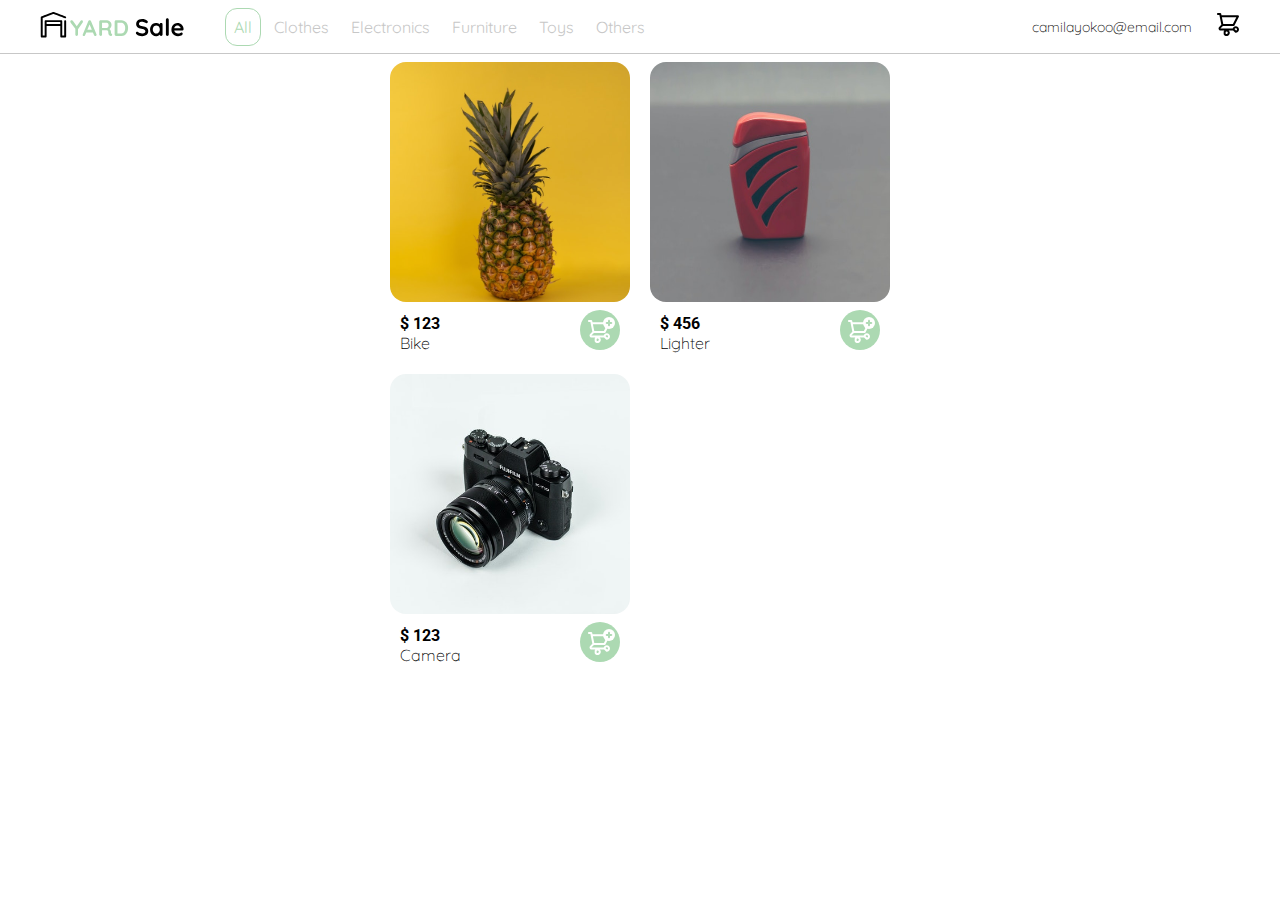
<file: src/index.html>
<!DOCTYPE html>
<html lang="es">
  <head>
    <meta charset="UTF-8">
    <meta http-equiv="X-UA-Compatible" content="IE=edge">
    <meta name="viewport" content="width=device-width, initial-scale=1.0">
    <title>Yard Sale</title>
    <!-- Fonts-->
    <link rel="preconnect" href="https://fonts.googleapis.com">
    <link rel="preconnect" href="https://fonts.gstatic.com" crossorigin>
    <link href="https://fonts.googleapis.com/css2?family=Quicksand:wght@300;400;700&amp;display=swap" rel="stylesheet">
    <link href="https://fonts.googleapis.com/css2?family=Roboto:wght@300;400;700&amp;display=swap" rel="stylesheet">
    <!-- Styles-->
    <link rel="stylesheet" href="css/styles.css">
  </head>
  <body>
    <header class="main-header"> 
      <nav class="navbar">
        <!-- Burger menu--><img class="navbar__burger-menu" src="assets/icons/icon_menu.svg" alt="Menu icon">
        <div class="navbar__left"> 
          <!-- Logo--><img class="navbar__logo" src="assets/logos/logo_yard_sale.svg" alt="Yard sale icon">
          <!-- Categories-->
          <ul class="navbar__menu-list">
            <li class="navbar__menu-item"><a class="navbar__menu-link navbar__menu-link--primary" href="#">All</a></li>
            <li class="navbar__menu-item"><a class="navbar__menu-link" href="#">Clothes</a></li>
            <li class="navbar__menu-item"><a class="navbar__menu-link" href="#">Electronics</a></li>
            <li class="navbar__menu-item"><a class="navbar__menu-link" href="#">Furniture</a></li>
            <li class="navbar__menu-item"><a class="navbar__menu-link" href="#">Toys</a></li>
            <li class="navbar__menu-item"><a class="navbar__menu-link" href="#">Others</a></li>
          </ul>
        </div>
        <!-- Account nav-->
        <div class="navbar__right">
          <ul class="navbar__account-list"> 
            <li class="navbar__email">camilayokoo@email.com</li>
            <li class="navbar__cart"><img src="assets/icons/icon_shopping_cart.svg" alt="Shopping cart icon"></li>
          </ul>
        </div>
        <!-- Menu desktop-->
        <nav class="menu-desktop inactive">
          <ul class="menu-desktop__list">
            <li class="menu-desktop__item"><a class="menu-desktop__link" href="#">My orders</a></li>
            <li class="menu-desktop__item"><a class="menu-desktop__link" href="#">My account</a></li>
            <li class="menu-desktop__item"><a class="menu-desktop__link menu-desktop__link--primary" href="#">Sign out</a></li>
          </ul>
        </nav>
        <!-- Menu mobile-->
        <div class="menu-mobile-container inactive">
          <nav class="menu-mobile">
            <!-- Categories -->
            <ul class="menu-mobile-mobile__list"> 
              <li class="menu-mobile__item">
                <h3 class="menu-mobile__title">Categories</h3>
              </li>
              <li class="menu-mobile__item"><a class="menu-mobile__link" href="#">All</a></li>
              <li class="menu-mobile__item"><a class="menu-mobile__link" href="#">Clothes</a></li>
              <li class="menu-mobile__item"><a class="menu-mobile__link" href="#">Electronics</a></li>
              <li class="menu-mobile__item"><a class="menu-mobile__link" href="#">Furnitures</a></li>
              <li class="menu-mobile__item"><a class="menu-mobile__link" href="#">Toys</a></li>
              <li class="menu-mobile__item"><a class="menu-mobile__link" href="#">Others</a></li>
            </ul>
            <!-- My profile-->
            <ul class="menu-mobile__list menu-mobile__list--profile">
              <li class="menu-mobile__item"><a class="menu-mobile__link" href="#">My orders</a></li>
              <li class="menu-mobile__item"><a class="menu-mobile__link" href="#">My account</a></li>
            </ul>
            <!-- Sign out-->
            <ul class="menu-mobile__list menu-mobile__list--signout">
              <li class="menu-mobile__item menu-mobile__item--signout">
                <p class="menu-mobile__email">camilayokoo@email.com</p>
              </li>
              <li class="menu-mobile__item menu-mobile__item--signout"><a class="menu-mobile__link menu-mobile__link--primary" href="#">Sign out</a></li>
            </ul>
          </nav>
        </div>
      </nav>
    </header>
    <aside class="shopping-cart inactive">
      <div class="shopping-cart__header"><img class="shopping-cart__back-arrow" src="assets/icons/flechita.svg" alt="Back arrow icon">
        <h2 class="shopping-cart__title">Shopping cart</h2>
      </div>
      <section class="shop-cart">
          <div class="shop-cart__item"><img class="shop-cart__img" src="assets/images/camera.jpg" alt="Product image Camera">
            <p class="shop-cart__product">Camera</p>
            <p class="shop-cart__price">$ 122.22</p><img src="assets/icons/icon_close.png" alt="close icon">
          </div>
          <div class="shop-cart__item"><img class="shop-cart__img" src="assets/images/pineapple.jpg" alt="Product image Pineaple">
            <p class="shop-cart__product">Pineaple</p>
            <p class="shop-cart__price">$ 122.22</p><img src="assets/icons/icon_close.png" alt="close icon">
          </div>
          <div class="shop-cart__item"><img class="shop-cart__img" src="assets/images/lighter.jpg" alt="Product image Ligther">
            <p class="shop-cart__product">Ligther</p>
            <p class="shop-cart__price">$ 122.22</p><img src="assets/icons/icon_close.png" alt="close icon">
          </div>
          <div class="shop-cart__item"><img class="shop-cart__img" src="assets/images/pineapple.jpg" alt="Product image Pineaple">
            <p class="shop-cart__product">Pineaple</p>
            <p class="shop-cart__price">$ 122.22</p><img src="assets/icons/icon_close.png" alt="close icon">
          </div>
          <div class="shop-cart__item"><img class="shop-cart__img" src="assets/images/camera.jpg" alt="Product image Camera">
            <p class="shop-cart__product">Camera</p>
            <p class="shop-cart__price">$ 122.22</p><img src="assets/icons/icon_close.png" alt="close icon">
          </div>
          <div class="shop-cart__item"><img class="shop-cart__img" src="assets/images/lighter.jpg" alt="Product image Ligther">
            <p class="shop-cart__product">Ligther</p>
            <p class="shop-cart__price">$ 122.22</p><img src="assets/icons/icon_close.png" alt="close icon">
          </div>
      </section>
      <div class="shopping-cart__info">
        <p class="shopping-cart__detail">Total</p>
        <p class="shopping-cart__price">$ 506.00</p>
      </div>
      <button class="button button--primary">Checkout</button>
    </aside>
    <section class="main-container main-container--block">
      <aside class="product-detail inactive"> 
        <figure class="product-detail__images">
          <div class="product-detail__close-icon"><img src="assets/icons/icon_close.png" alt="Close icon"></div><img class="product-detail__product-img" src="assets/images/camera.jpg" alt="Product image camera">
        </figure>
        <div class="product-detail__info">
          <p class="product-detail__price">$120,00</p>
          <p class="product-detail__product">Camera</p>
          <p class="product-detail__description">Lorem ipsum dolor, sit amet consectetur adipisicing elit. Deleniti eum neque ducimus odit quis non eos repellat incidunt minus eveniet.</p>
          <button class="button button--primary button--add-to-cart"><img src="assets/icons/bt_add_to_cart.svg" alt="Icon add to cart"><span>Add to cart</span></button>
        </div>
      </aside>
      <main class="cards-container">     </main>
    </section>
    <script src="js/main.js"></script>
  </body>
</html>
</file>
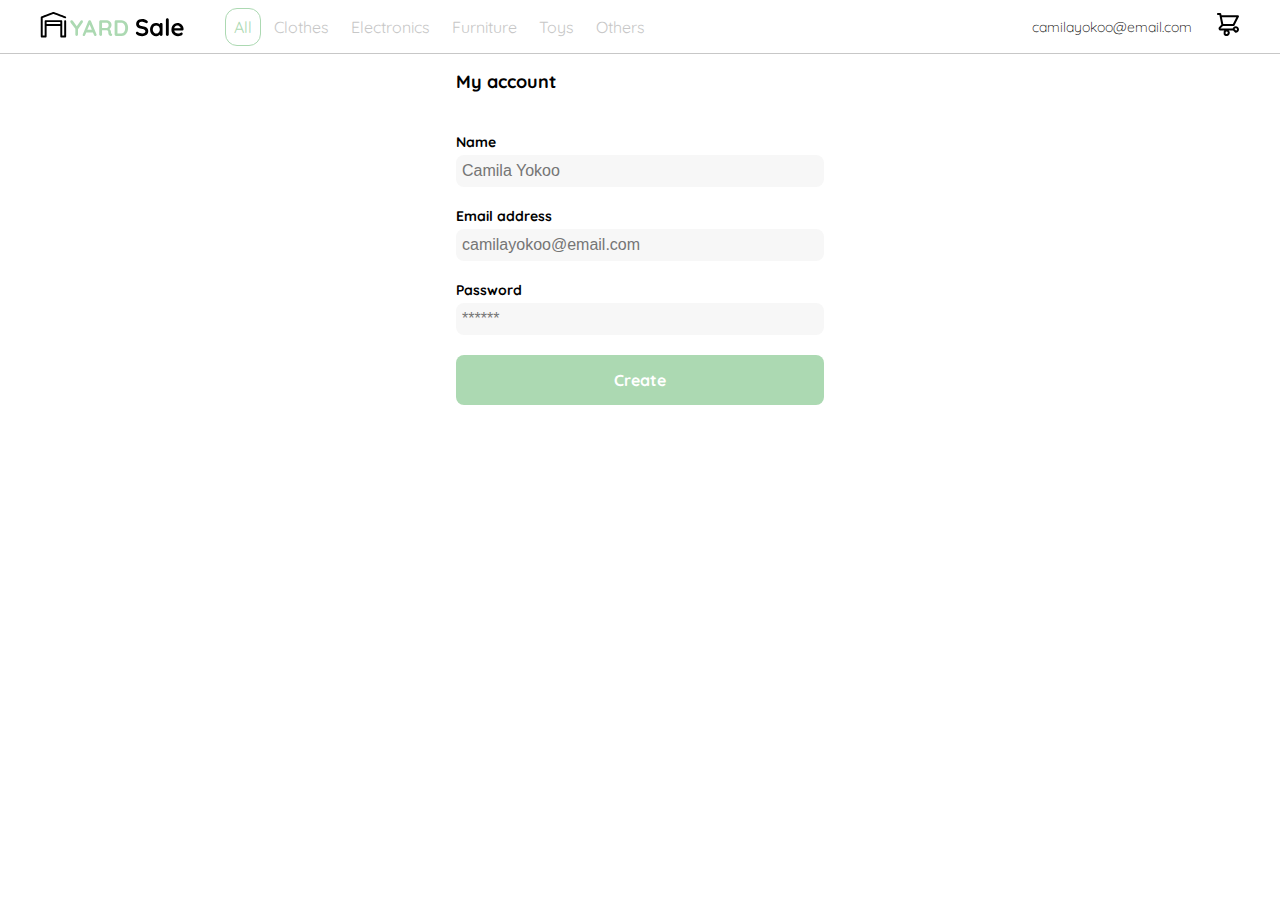
<file: src/account.html>
<!DOCTYPE html>
<html lang="es">
  <head>
    <meta charset="UTF-8">
    <meta http-equiv="X-UA-Compatible" content="IE=edge">
    <meta name="viewport" content="width=device-width, initial-scale=1.0">
    <title>Yard Sale</title>
    <!-- Fonts-->
    <link rel="preconnect" href="https://fonts.googleapis.com">
    <link rel="preconnect" href="https://fonts.gstatic.com" crossorigin>
    <link href="https://fonts.googleapis.com/css2?family=Quicksand:wght@300;400;700&amp;display=swap" rel="stylesheet">
    <link href="https://fonts.googleapis.com/css2?family=Roboto:wght@300;400;700&amp;display=swap" rel="stylesheet">
    <!-- Styles-->
    <link rel="stylesheet" href="css/styles.css">
  </head>
  <body>
    <header class="main-header"> 
      <nav class="navbar">
        <!-- Burger menu--><img class="navbar__burger-menu" src="assets/icons/icon_menu.svg" alt="Menu icon">
        <div class="navbar__left"> 
          <!-- Logo--><img class="navbar__logo" src="assets/logos/logo_yard_sale.svg" alt="Yard sale icon">
          <!-- Categories-->
          <ul class="navbar__menu-list">
            <li class="navbar__menu-item"><a class="navbar__menu-link navbar__menu-link--primary" href="#">All</a></li>
            <li class="navbar__menu-item"><a class="navbar__menu-link" href="#">Clothes</a></li>
            <li class="navbar__menu-item"><a class="navbar__menu-link" href="#">Electronics</a></li>
            <li class="navbar__menu-item"><a class="navbar__menu-link" href="#">Furniture</a></li>
            <li class="navbar__menu-item"><a class="navbar__menu-link" href="#">Toys</a></li>
            <li class="navbar__menu-item"><a class="navbar__menu-link" href="#">Others</a></li>
          </ul>
        </div>
        <!-- Account nav-->
        <div class="navbar__right">
          <ul class="navbar__account-list"> 
            <li class="navbar__email">camilayokoo@email.com</li>
            <li class="navbar__cart"><img src="assets/icons/icon_shopping_cart.svg" alt="Shopping cart icon"></li>
          </ul>
        </div>
        <!-- Menu desktop-->
        <nav class="menu-desktop inactive">
          <ul class="menu-desktop__list">
            <li class="menu-desktop__item"><a class="menu-desktop__link" href="#">My orders</a></li>
            <li class="menu-desktop__item"><a class="menu-desktop__link" href="#">My account</a></li>
            <li class="menu-desktop__item"><a class="menu-desktop__link menu-desktop__link--primary" href="#">Sign out</a></li>
          </ul>
        </nav>
        <!-- Menu mobile-->
        <div class="menu-mobile-container inactive">
          <nav class="menu-mobile">
            <!-- Categories -->
            <ul class="menu-mobile-mobile__list"> 
              <li class="menu-mobile__item">
                <h3 class="menu-mobile__title">Categories</h3>
              </li>
              <li class="menu-mobile__item"><a class="menu-mobile__link" href="#">All</a></li>
              <li class="menu-mobile__item"><a class="menu-mobile__link" href="#">Clothes</a></li>
              <li class="menu-mobile__item"><a class="menu-mobile__link" href="#">Electronics</a></li>
              <li class="menu-mobile__item"><a class="menu-mobile__link" href="#">Furnitures</a></li>
              <li class="menu-mobile__item"><a class="menu-mobile__link" href="#">Toys</a></li>
              <li class="menu-mobile__item"><a class="menu-mobile__link" href="#">Others</a></li>
            </ul>
            <!-- My profile-->
            <ul class="menu-mobile__list menu-mobile__list--profile">
              <li class="menu-mobile__item"><a class="menu-mobile__link" href="#">My orders</a></li>
              <li class="menu-mobile__item"><a class="menu-mobile__link" href="#">My account</a></li>
            </ul>
            <!-- Sign out-->
            <ul class="menu-mobile__list menu-mobile__list--signout">
              <li class="menu-mobile__item menu-mobile__item--signout">
                <p class="menu-mobile__email">camilayokoo@email.com</p>
              </li>
              <li class="menu-mobile__item menu-mobile__item--signout"><a class="menu-mobile__link menu-mobile__link--primary" href="#">Sign out</a></li>
            </ul>
          </nav>
        </div>
      </nav>
    </header>
    <aside class="shopping-cart inactive">
      <div class="shopping-cart__header"><img class="shopping-cart__back-arrow" src="assets/icons/flechita.svg" alt="Back arrow icon">
        <h2 class="shopping-cart__title">Shopping cart</h2>
      </div>
      <section class="shop-cart">
          <div class="shop-cart__item"><img class="shop-cart__img" src="assets/images/camera.jpg" alt="Product image Camera">
            <p class="shop-cart__product">Camera</p>
            <p class="shop-cart__price">$ 122.22</p><img src="assets/icons/icon_close.png" alt="close icon">
          </div>
          <div class="shop-cart__item"><img class="shop-cart__img" src="assets/images/pineapple.jpg" alt="Product image Pineaple">
            <p class="shop-cart__product">Pineaple</p>
            <p class="shop-cart__price">$ 122.22</p><img src="assets/icons/icon_close.png" alt="close icon">
          </div>
          <div class="shop-cart__item"><img class="shop-cart__img" src="assets/images/lighter.jpg" alt="Product image Ligther">
            <p class="shop-cart__product">Ligther</p>
            <p class="shop-cart__price">$ 122.22</p><img src="assets/icons/icon_close.png" alt="close icon">
          </div>
          <div class="shop-cart__item"><img class="shop-cart__img" src="assets/images/pineapple.jpg" alt="Product image Pineaple">
            <p class="shop-cart__product">Pineaple</p>
            <p class="shop-cart__price">$ 122.22</p><img src="assets/icons/icon_close.png" alt="close icon">
          </div>
          <div class="shop-cart__item"><img class="shop-cart__img" src="assets/images/camera.jpg" alt="Product image Camera">
            <p class="shop-cart__product">Camera</p>
            <p class="shop-cart__price">$ 122.22</p><img src="assets/icons/icon_close.png" alt="close icon">
          </div>
          <div class="shop-cart__item"><img class="shop-cart__img" src="assets/images/lighter.jpg" alt="Product image Ligther">
            <p class="shop-cart__product">Ligther</p>
            <p class="shop-cart__price">$ 122.22</p><img src="assets/icons/icon_close.png" alt="close icon">
          </div>
      </section>
      <div class="shopping-cart__info">
        <p class="shopping-cart__detail">Total</p>
        <p class="shopping-cart__price">$ 506.00</p>
      </div>
      <button class="button button--primary">Checkout</button>
    </aside>
    <div class="main-container">
      <section class="account">
        <h1 class="content-title content-title--account">My account</h1>
        <form class="account__form">
          <label class="labels" for="name">Name</label>
          <input class="inputs" type="text" id="name" placeholder="Camila Yokoo">
          <label class="labels" for="email">Email address </label>
          <input class="inputs" type="email" id="email" placeholder="camilayokoo@email.com">
          <label class="labels" for="password">Password </label>
          <input class="inputs" type="password" id="password" placeholder="******">
        </form>
        <button class="button button--primary button--account">Create</button>
      </section>
    </div>
    <script src="js/main.js"></script>
  </body>
</html>
</file>
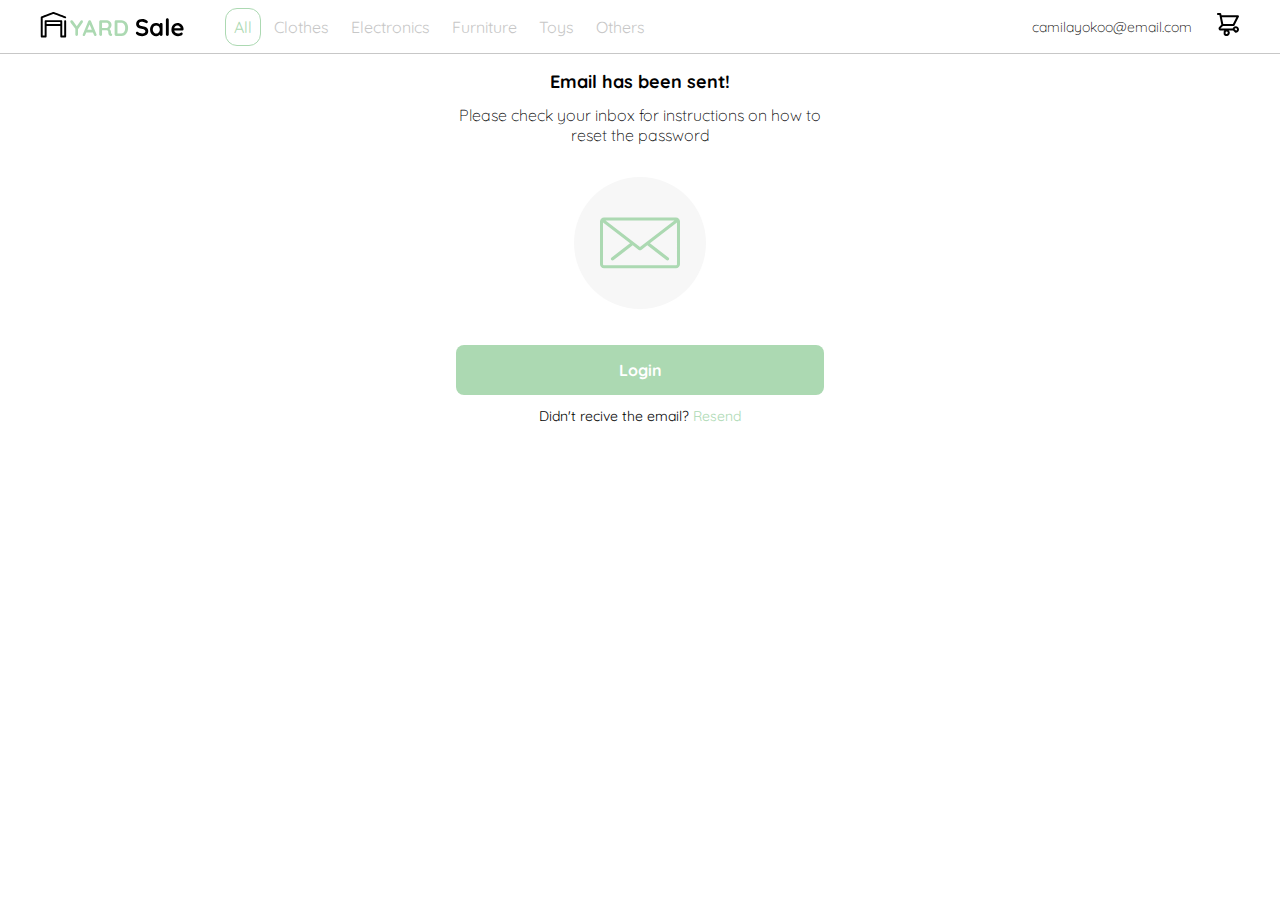
<file: src/email-sent.html>
<!DOCTYPE html>
<html lang="es">
  <head>
    <meta charset="UTF-8">
    <meta http-equiv="X-UA-Compatible" content="IE=edge">
    <meta name="viewport" content="width=device-width, initial-scale=1.0">
    <title>Yard Sale</title>
    <!-- Fonts-->
    <link rel="preconnect" href="https://fonts.googleapis.com">
    <link rel="preconnect" href="https://fonts.gstatic.com" crossorigin>
    <link href="https://fonts.googleapis.com/css2?family=Quicksand:wght@300;400;700&amp;display=swap" rel="stylesheet">
    <link href="https://fonts.googleapis.com/css2?family=Roboto:wght@300;400;700&amp;display=swap" rel="stylesheet">
    <!-- Styles-->
    <link rel="stylesheet" href="css/styles.css">
  </head>
  <body>
    <header class="main-header"> 
      <nav class="navbar">
        <!-- Burger menu--><img class="navbar__burger-menu" src="assets/icons/icon_menu.svg" alt="Menu icon">
        <div class="navbar__left"> 
          <!-- Logo--><img class="navbar__logo" src="assets/logos/logo_yard_sale.svg" alt="Yard sale icon">
          <!-- Categories-->
          <ul class="navbar__menu-list">
            <li class="navbar__menu-item"><a class="navbar__menu-link navbar__menu-link--primary" href="#">All</a></li>
            <li class="navbar__menu-item"><a class="navbar__menu-link" href="#">Clothes</a></li>
            <li class="navbar__menu-item"><a class="navbar__menu-link" href="#">Electronics</a></li>
            <li class="navbar__menu-item"><a class="navbar__menu-link" href="#">Furniture</a></li>
            <li class="navbar__menu-item"><a class="navbar__menu-link" href="#">Toys</a></li>
            <li class="navbar__menu-item"><a class="navbar__menu-link" href="#">Others</a></li>
          </ul>
        </div>
        <!-- Account nav-->
        <div class="navbar__right">
          <ul class="navbar__account-list"> 
            <li class="navbar__email">camilayokoo@email.com</li>
            <li class="navbar__cart"><img src="assets/icons/icon_shopping_cart.svg" alt="Shopping cart icon"></li>
          </ul>
        </div>
        <!-- Menu desktop-->
        <nav class="menu-desktop inactive">
          <ul class="menu-desktop__list">
            <li class="menu-desktop__item"><a class="menu-desktop__link" href="#">My orders</a></li>
            <li class="menu-desktop__item"><a class="menu-desktop__link" href="#">My account</a></li>
            <li class="menu-desktop__item"><a class="menu-desktop__link menu-desktop__link--primary" href="#">Sign out</a></li>
          </ul>
        </nav>
        <!-- Menu mobile-->
        <div class="menu-mobile-container inactive">
          <nav class="menu-mobile">
            <!-- Categories -->
            <ul class="menu-mobile-mobile__list"> 
              <li class="menu-mobile__item">
                <h3 class="menu-mobile__title">Categories</h3>
              </li>
              <li class="menu-mobile__item"><a class="menu-mobile__link" href="#">All</a></li>
              <li class="menu-mobile__item"><a class="menu-mobile__link" href="#">Clothes</a></li>
              <li class="menu-mobile__item"><a class="menu-mobile__link" href="#">Electronics</a></li>
              <li class="menu-mobile__item"><a class="menu-mobile__link" href="#">Furnitures</a></li>
              <li class="menu-mobile__item"><a class="menu-mobile__link" href="#">Toys</a></li>
              <li class="menu-mobile__item"><a class="menu-mobile__link" href="#">Others</a></li>
            </ul>
            <!-- My profile-->
            <ul class="menu-mobile__list menu-mobile__list--profile">
              <li class="menu-mobile__item"><a class="menu-mobile__link" href="#">My orders</a></li>
              <li class="menu-mobile__item"><a class="menu-mobile__link" href="#">My account</a></li>
            </ul>
            <!-- Sign out-->
            <ul class="menu-mobile__list menu-mobile__list--signout">
              <li class="menu-mobile__item menu-mobile__item--signout">
                <p class="menu-mobile__email">camilayokoo@email.com</p>
              </li>
              <li class="menu-mobile__item menu-mobile__item--signout"><a class="menu-mobile__link menu-mobile__link--primary" href="#">Sign out</a></li>
            </ul>
          </nav>
        </div>
      </nav>
    </header>
    <aside class="shopping-cart inactive">
      <div class="shopping-cart__header"><img class="shopping-cart__back-arrow" src="assets/icons/flechita.svg" alt="Back arrow icon">
        <h2 class="shopping-cart__title">Shopping cart</h2>
      </div>
      <section class="shop-cart">
          <div class="shop-cart__item"><img class="shop-cart__img" src="assets/images/camera.jpg" alt="Product image Camera">
            <p class="shop-cart__product">Camera</p>
            <p class="shop-cart__price">$ 122.22</p><img src="assets/icons/icon_close.png" alt="close icon">
          </div>
          <div class="shop-cart__item"><img class="shop-cart__img" src="assets/images/pineapple.jpg" alt="Product image Pineaple">
            <p class="shop-cart__product">Pineaple</p>
            <p class="shop-cart__price">$ 122.22</p><img src="assets/icons/icon_close.png" alt="close icon">
          </div>
          <div class="shop-cart__item"><img class="shop-cart__img" src="assets/images/lighter.jpg" alt="Product image Ligther">
            <p class="shop-cart__product">Ligther</p>
            <p class="shop-cart__price">$ 122.22</p><img src="assets/icons/icon_close.png" alt="close icon">
          </div>
          <div class="shop-cart__item"><img class="shop-cart__img" src="assets/images/pineapple.jpg" alt="Product image Pineaple">
            <p class="shop-cart__product">Pineaple</p>
            <p class="shop-cart__price">$ 122.22</p><img src="assets/icons/icon_close.png" alt="close icon">
          </div>
          <div class="shop-cart__item"><img class="shop-cart__img" src="assets/images/camera.jpg" alt="Product image Camera">
            <p class="shop-cart__product">Camera</p>
            <p class="shop-cart__price">$ 122.22</p><img src="assets/icons/icon_close.png" alt="close icon">
          </div>
          <div class="shop-cart__item"><img class="shop-cart__img" src="assets/images/lighter.jpg" alt="Product image Ligther">
            <p class="shop-cart__product">Ligther</p>
            <p class="shop-cart__price">$ 122.22</p><img src="assets/icons/icon_close.png" alt="close icon">
          </div>
      </section>
      <div class="shopping-cart__info">
        <p class="shopping-cart__detail">Total</p>
        <p class="shopping-cart__price">$ 506.00</p>
      </div>
      <button class="button button--primary">Checkout</button>
    </aside>
    <div class="main-container">
      <section class="email-sent">
        <figure class="content-logo"><img src="assets/logos/logo_yard_sale.svg" alt="Logo de yard sale"></figure>
        <h1 class="content-title">Email has been sent!</h1>
        <p class="content-sub-title">Please check your inbox for instructions on how to reset the password</p>
        <figure class="email-sent__icon"><img src="assets/icons/email.svg" alt="coso"></figure>
        <button class="button button--primary">Login</button>
        <p class="email-sent__paragraph">Didn't recive the email? <a class="link" href="#">Resend</a></p>
      </section>
    </div>
    <script src="js/main.js"></script>
  </body>
</html>
</file>
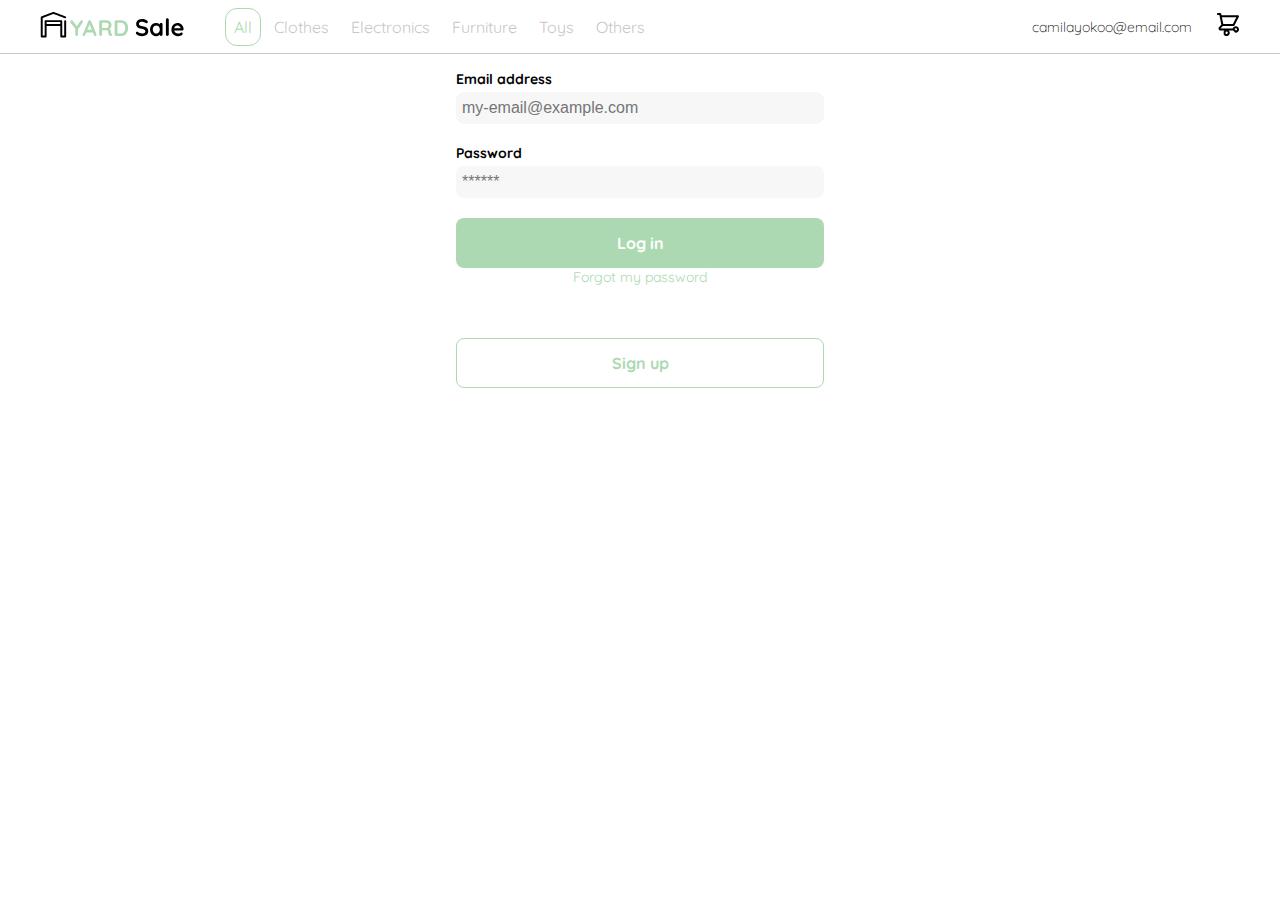
<file: src/login.html>
<!DOCTYPE html>
<html lang="es">
  <head>
    <meta charset="UTF-8">
    <meta http-equiv="X-UA-Compatible" content="IE=edge">
    <meta name="viewport" content="width=device-width, initial-scale=1.0">
    <title>Yard Sale</title>
    <!-- Fonts-->
    <link rel="preconnect" href="https://fonts.googleapis.com">
    <link rel="preconnect" href="https://fonts.gstatic.com" crossorigin>
    <link href="https://fonts.googleapis.com/css2?family=Quicksand:wght@300;400;700&amp;display=swap" rel="stylesheet">
    <link href="https://fonts.googleapis.com/css2?family=Roboto:wght@300;400;700&amp;display=swap" rel="stylesheet">
    <!-- Styles-->
    <link rel="stylesheet" href="css/styles.css">
  </head>
  <body>
    <header class="main-header"> 
      <nav class="navbar">
        <!-- Burger menu--><img class="navbar__burger-menu" src="assets/icons/icon_menu.svg" alt="Menu icon">
        <div class="navbar__left"> 
          <!-- Logo--><img class="navbar__logo" src="assets/logos/logo_yard_sale.svg" alt="Yard sale icon">
          <!-- Categories-->
          <ul class="navbar__menu-list">
            <li class="navbar__menu-item"><a class="navbar__menu-link navbar__menu-link--primary" href="#">All</a></li>
            <li class="navbar__menu-item"><a class="navbar__menu-link" href="#">Clothes</a></li>
            <li class="navbar__menu-item"><a class="navbar__menu-link" href="#">Electronics</a></li>
            <li class="navbar__menu-item"><a class="navbar__menu-link" href="#">Furniture</a></li>
            <li class="navbar__menu-item"><a class="navbar__menu-link" href="#">Toys</a></li>
            <li class="navbar__menu-item"><a class="navbar__menu-link" href="#">Others</a></li>
          </ul>
        </div>
        <!-- Account nav-->
        <div class="navbar__right">
          <ul class="navbar__account-list"> 
            <li class="navbar__email">camilayokoo@email.com</li>
            <li class="navbar__cart"><img src="assets/icons/icon_shopping_cart.svg" alt="Shopping cart icon"></li>
          </ul>
        </div>
        <!-- Menu desktop-->
        <nav class="menu-desktop inactive">
          <ul class="menu-desktop__list">
            <li class="menu-desktop__item"><a class="menu-desktop__link" href="#">My orders</a></li>
            <li class="menu-desktop__item"><a class="menu-desktop__link" href="#">My account</a></li>
            <li class="menu-desktop__item"><a class="menu-desktop__link menu-desktop__link--primary" href="#">Sign out</a></li>
          </ul>
        </nav>
        <!-- Menu mobile-->
        <div class="menu-mobile-container inactive">
          <nav class="menu-mobile">
            <!-- Categories -->
            <ul class="menu-mobile-mobile__list"> 
              <li class="menu-mobile__item">
                <h3 class="menu-mobile__title">Categories</h3>
              </li>
              <li class="menu-mobile__item"><a class="menu-mobile__link" href="#">All</a></li>
              <li class="menu-mobile__item"><a class="menu-mobile__link" href="#">Clothes</a></li>
              <li class="menu-mobile__item"><a class="menu-mobile__link" href="#">Electronics</a></li>
              <li class="menu-mobile__item"><a class="menu-mobile__link" href="#">Furnitures</a></li>
              <li class="menu-mobile__item"><a class="menu-mobile__link" href="#">Toys</a></li>
              <li class="menu-mobile__item"><a class="menu-mobile__link" href="#">Others</a></li>
            </ul>
            <!-- My profile-->
            <ul class="menu-mobile__list menu-mobile__list--profile">
              <li class="menu-mobile__item"><a class="menu-mobile__link" href="#">My orders</a></li>
              <li class="menu-mobile__item"><a class="menu-mobile__link" href="#">My account</a></li>
            </ul>
            <!-- Sign out-->
            <ul class="menu-mobile__list menu-mobile__list--signout">
              <li class="menu-mobile__item menu-mobile__item--signout">
                <p class="menu-mobile__email">camilayokoo@email.com</p>
              </li>
              <li class="menu-mobile__item menu-mobile__item--signout"><a class="menu-mobile__link menu-mobile__link--primary" href="#">Sign out</a></li>
            </ul>
          </nav>
        </div>
      </nav>
    </header>
    <aside class="shopping-cart inactive">
      <div class="shopping-cart__header"><img class="shopping-cart__back-arrow" src="assets/icons/flechita.svg" alt="Back arrow icon">
        <h2 class="shopping-cart__title">Shopping cart</h2>
      </div>
      <section class="shop-cart">
          <div class="shop-cart__item"><img class="shop-cart__img" src="assets/images/camera.jpg" alt="Product image Camera">
            <p class="shop-cart__product">Camera</p>
            <p class="shop-cart__price">$ 122.22</p><img src="assets/icons/icon_close.png" alt="close icon">
          </div>
          <div class="shop-cart__item"><img class="shop-cart__img" src="assets/images/pineapple.jpg" alt="Product image Pineaple">
            <p class="shop-cart__product">Pineaple</p>
            <p class="shop-cart__price">$ 122.22</p><img src="assets/icons/icon_close.png" alt="close icon">
          </div>
          <div class="shop-cart__item"><img class="shop-cart__img" src="assets/images/lighter.jpg" alt="Product image Ligther">
            <p class="shop-cart__product">Ligther</p>
            <p class="shop-cart__price">$ 122.22</p><img src="assets/icons/icon_close.png" alt="close icon">
          </div>
          <div class="shop-cart__item"><img class="shop-cart__img" src="assets/images/pineapple.jpg" alt="Product image Pineaple">
            <p class="shop-cart__product">Pineaple</p>
            <p class="shop-cart__price">$ 122.22</p><img src="assets/icons/icon_close.png" alt="close icon">
          </div>
          <div class="shop-cart__item"><img class="shop-cart__img" src="assets/images/camera.jpg" alt="Product image Camera">
            <p class="shop-cart__product">Camera</p>
            <p class="shop-cart__price">$ 122.22</p><img src="assets/icons/icon_close.png" alt="close icon">
          </div>
          <div class="shop-cart__item"><img class="shop-cart__img" src="assets/images/lighter.jpg" alt="Product image Ligther">
            <p class="shop-cart__product">Ligther</p>
            <p class="shop-cart__price">$ 122.22</p><img src="assets/icons/icon_close.png" alt="close icon">
          </div>
      </section>
      <div class="shopping-cart__info">
        <p class="shopping-cart__detail">Total</p>
        <p class="shopping-cart__price">$ 506.00</p>
      </div>
      <button class="button button--primary">Checkout</button>
    </aside>
    <div class="main-container">
      <section class="login">
        <figure class="content-logo"><img src="assets/logos/logo_yard_sale.svg" alt="Logo de yard sale"></figure>
        <form class="login__form">
          <label class="labels" for="email">Email address </label>
          <input class="inputs" type="email" id="email" placeholder="my-email@example.com">
          <label class="labels" for="password">Password </label>
          <input class="inputs" type="password" id="password" placeholder="******">
          <input class="button button--primary" type="submit" value="Log in"><a class="link link--login" href="#">Forgot my password</a>
        </form>
        <button class="button button--secondary button--sign-up">Sign up</button>
      </section>
    </div>
    <script src="js/main.js"></script>
  </body>
</html>
</file>
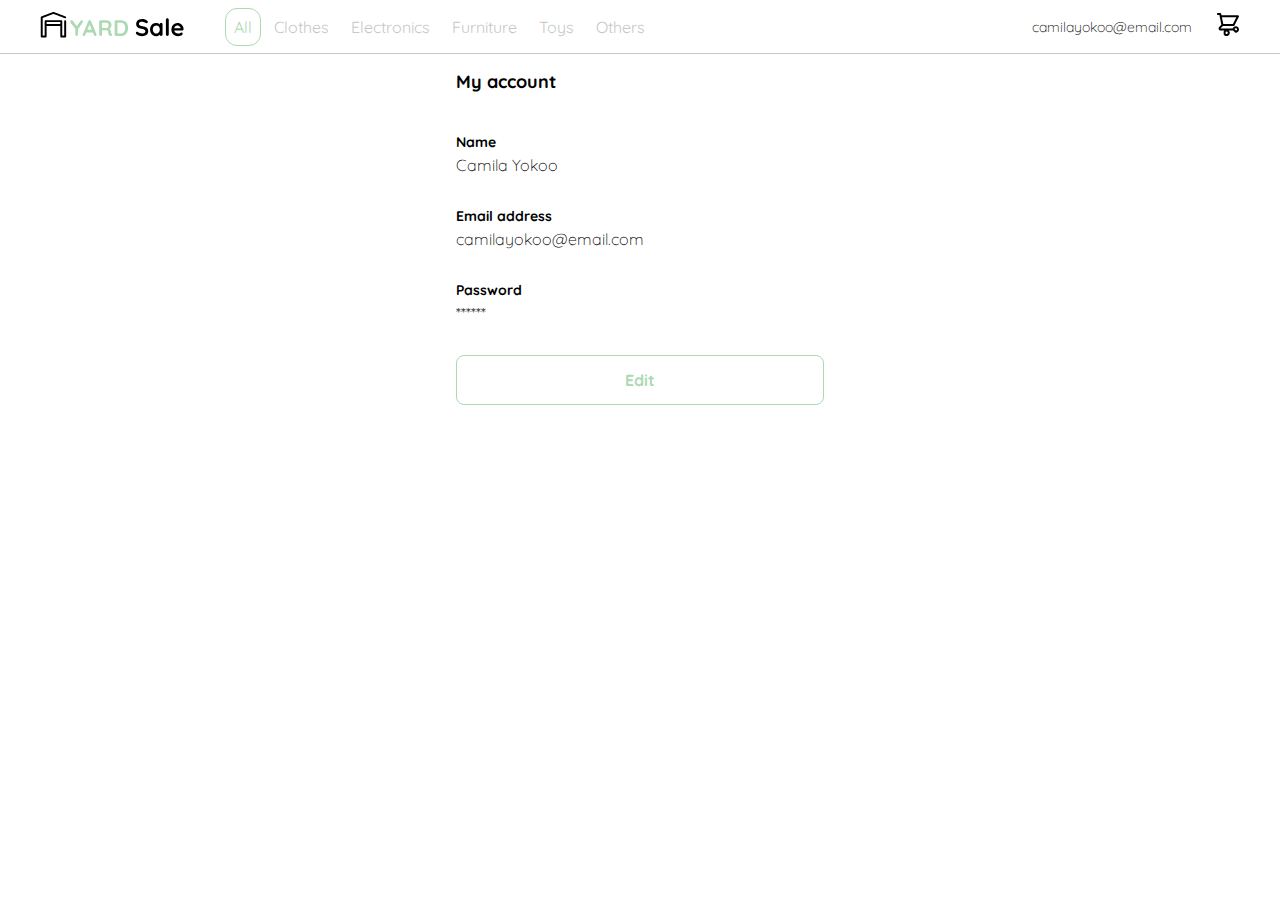
<file: src/my-account.html>
<!DOCTYPE html>
<html lang="es">
  <head>
    <meta charset="UTF-8">
    <meta http-equiv="X-UA-Compatible" content="IE=edge">
    <meta name="viewport" content="width=device-width, initial-scale=1.0">
    <title>Yard Sale</title>
    <!-- Fonts-->
    <link rel="preconnect" href="https://fonts.googleapis.com">
    <link rel="preconnect" href="https://fonts.gstatic.com" crossorigin>
    <link href="https://fonts.googleapis.com/css2?family=Quicksand:wght@300;400;700&amp;display=swap" rel="stylesheet">
    <link href="https://fonts.googleapis.com/css2?family=Roboto:wght@300;400;700&amp;display=swap" rel="stylesheet">
    <!-- Styles-->
    <link rel="stylesheet" href="css/styles.css">
  </head>
  <body>
    <header class="main-header"> 
      <nav class="navbar">
        <!-- Burger menu--><img class="navbar__burger-menu" src="assets/icons/icon_menu.svg" alt="Menu icon">
        <div class="navbar__left"> 
          <!-- Logo--><img class="navbar__logo" src="assets/logos/logo_yard_sale.svg" alt="Yard sale icon">
          <!-- Categories-->
          <ul class="navbar__menu-list">
            <li class="navbar__menu-item"><a class="navbar__menu-link navbar__menu-link--primary" href="#">All</a></li>
            <li class="navbar__menu-item"><a class="navbar__menu-link" href="#">Clothes</a></li>
            <li class="navbar__menu-item"><a class="navbar__menu-link" href="#">Electronics</a></li>
            <li class="navbar__menu-item"><a class="navbar__menu-link" href="#">Furniture</a></li>
            <li class="navbar__menu-item"><a class="navbar__menu-link" href="#">Toys</a></li>
            <li class="navbar__menu-item"><a class="navbar__menu-link" href="#">Others</a></li>
          </ul>
        </div>
        <!-- Account nav-->
        <div class="navbar__right">
          <ul class="navbar__account-list"> 
            <li class="navbar__email">camilayokoo@email.com</li>
            <li class="navbar__cart"><img src="assets/icons/icon_shopping_cart.svg" alt="Shopping cart icon"></li>
          </ul>
        </div>
        <!-- Menu desktop-->
        <nav class="menu-desktop inactive">
          <ul class="menu-desktop__list">
            <li class="menu-desktop__item"><a class="menu-desktop__link" href="#">My orders</a></li>
            <li class="menu-desktop__item"><a class="menu-desktop__link" href="#">My account</a></li>
            <li class="menu-desktop__item"><a class="menu-desktop__link menu-desktop__link--primary" href="#">Sign out</a></li>
          </ul>
        </nav>
        <!-- Menu mobile-->
        <div class="menu-mobile-container inactive">
          <nav class="menu-mobile">
            <!-- Categories -->
            <ul class="menu-mobile-mobile__list"> 
              <li class="menu-mobile__item">
                <h3 class="menu-mobile__title">Categories</h3>
              </li>
              <li class="menu-mobile__item"><a class="menu-mobile__link" href="#">All</a></li>
              <li class="menu-mobile__item"><a class="menu-mobile__link" href="#">Clothes</a></li>
              <li class="menu-mobile__item"><a class="menu-mobile__link" href="#">Electronics</a></li>
              <li class="menu-mobile__item"><a class="menu-mobile__link" href="#">Furnitures</a></li>
              <li class="menu-mobile__item"><a class="menu-mobile__link" href="#">Toys</a></li>
              <li class="menu-mobile__item"><a class="menu-mobile__link" href="#">Others</a></li>
            </ul>
            <!-- My profile-->
            <ul class="menu-mobile__list menu-mobile__list--profile">
              <li class="menu-mobile__item"><a class="menu-mobile__link" href="#">My orders</a></li>
              <li class="menu-mobile__item"><a class="menu-mobile__link" href="#">My account</a></li>
            </ul>
            <!-- Sign out-->
            <ul class="menu-mobile__list menu-mobile__list--signout">
              <li class="menu-mobile__item menu-mobile__item--signout">
                <p class="menu-mobile__email">camilayokoo@email.com</p>
              </li>
              <li class="menu-mobile__item menu-mobile__item--signout"><a class="menu-mobile__link menu-mobile__link--primary" href="#">Sign out</a></li>
            </ul>
          </nav>
        </div>
      </nav>
    </header>
    <aside class="shopping-cart inactive">
      <div class="shopping-cart__header"><img class="shopping-cart__back-arrow" src="assets/icons/flechita.svg" alt="Back arrow icon">
        <h2 class="shopping-cart__title">Shopping cart</h2>
      </div>
      <section class="shop-cart">
          <div class="shop-cart__item"><img class="shop-cart__img" src="assets/images/camera.jpg" alt="Product image Camera">
            <p class="shop-cart__product">Camera</p>
            <p class="shop-cart__price">$ 122.22</p><img src="assets/icons/icon_close.png" alt="close icon">
          </div>
          <div class="shop-cart__item"><img class="shop-cart__img" src="assets/images/pineapple.jpg" alt="Product image Pineaple">
            <p class="shop-cart__product">Pineaple</p>
            <p class="shop-cart__price">$ 122.22</p><img src="assets/icons/icon_close.png" alt="close icon">
          </div>
          <div class="shop-cart__item"><img class="shop-cart__img" src="assets/images/lighter.jpg" alt="Product image Ligther">
            <p class="shop-cart__product">Ligther</p>
            <p class="shop-cart__price">$ 122.22</p><img src="assets/icons/icon_close.png" alt="close icon">
          </div>
          <div class="shop-cart__item"><img class="shop-cart__img" src="assets/images/pineapple.jpg" alt="Product image Pineaple">
            <p class="shop-cart__product">Pineaple</p>
            <p class="shop-cart__price">$ 122.22</p><img src="assets/icons/icon_close.png" alt="close icon">
          </div>
          <div class="shop-cart__item"><img class="shop-cart__img" src="assets/images/camera.jpg" alt="Product image Camera">
            <p class="shop-cart__product">Camera</p>
            <p class="shop-cart__price">$ 122.22</p><img src="assets/icons/icon_close.png" alt="close icon">
          </div>
          <div class="shop-cart__item"><img class="shop-cart__img" src="assets/images/lighter.jpg" alt="Product image Ligther">
            <p class="shop-cart__product">Ligther</p>
            <p class="shop-cart__price">$ 122.22</p><img src="assets/icons/icon_close.png" alt="close icon">
          </div>
      </section>
      <div class="shopping-cart__info">
        <p class="shopping-cart__detail">Total</p>
        <p class="shopping-cart__price">$ 506.00</p>
      </div>
      <button class="button button--primary">Checkout</button>
    </aside>
    <div class="main-container">
      <section class="account">
        <h1 class="content-title content-title--account">My account</h1>
        <form class="account__form">
          <label class="labels" for="name">Name</label>
          <p class="account__value">Camila Yokoo</p>
          <label class="labels" for="email">Email address </label>
          <p class="account__value">camilayokoo@email.com</p>
          <label class="labels" for="password">Password </label>
          <p class="account__value">******</p>
        </form>
        <button class="button button--secondary button--account">Edit</button>
      </section>
    </div>
    <script src="js/main.js"></script>
  </body>
</html>
</file>
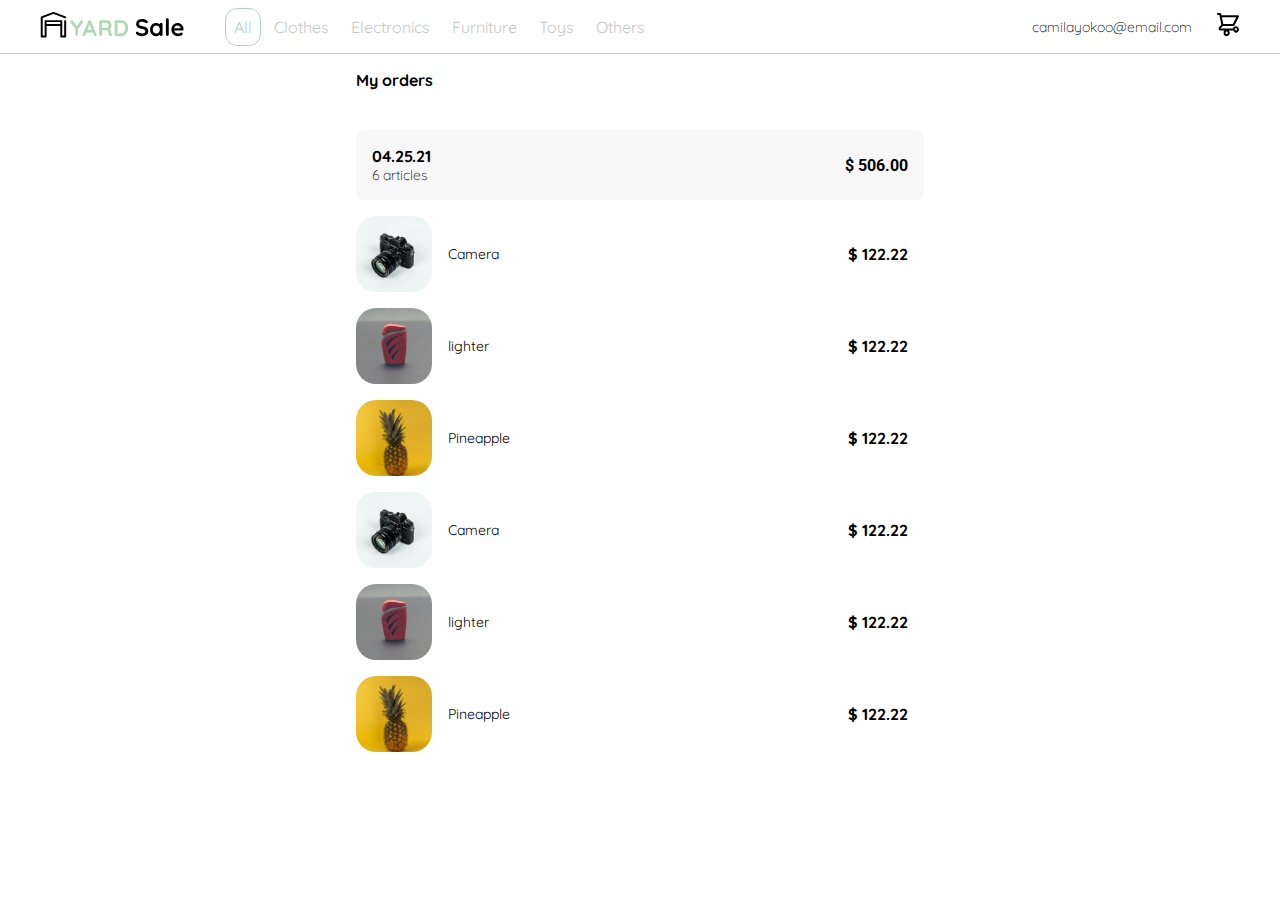
<file: src/my-order.html>
<!DOCTYPE html>
<html lang="es">
  <head>
    <meta charset="UTF-8">
    <meta http-equiv="X-UA-Compatible" content="IE=edge">
    <meta name="viewport" content="width=device-width, initial-scale=1.0">
    <title>Yard Sale</title>
    <!-- Fonts-->
    <link rel="preconnect" href="https://fonts.googleapis.com">
    <link rel="preconnect" href="https://fonts.gstatic.com" crossorigin>
    <link href="https://fonts.googleapis.com/css2?family=Quicksand:wght@300;400;700&amp;display=swap" rel="stylesheet">
    <link href="https://fonts.googleapis.com/css2?family=Roboto:wght@300;400;700&amp;display=swap" rel="stylesheet">
    <!-- Styles-->
    <link rel="stylesheet" href="css/styles.css">
  </head>
  <body>
    <header class="main-header"> 
      <nav class="navbar">
        <!-- Burger menu--><img class="navbar__burger-menu" src="assets/icons/icon_menu.svg" alt="Menu icon">
        <div class="navbar__left"> 
          <!-- Logo--><img class="navbar__logo" src="assets/logos/logo_yard_sale.svg" alt="Yard sale icon">
          <!-- Categories-->
          <ul class="navbar__menu-list">
            <li class="navbar__menu-item"><a class="navbar__menu-link navbar__menu-link--primary" href="#">All</a></li>
            <li class="navbar__menu-item"><a class="navbar__menu-link" href="#">Clothes</a></li>
            <li class="navbar__menu-item"><a class="navbar__menu-link" href="#">Electronics</a></li>
            <li class="navbar__menu-item"><a class="navbar__menu-link" href="#">Furniture</a></li>
            <li class="navbar__menu-item"><a class="navbar__menu-link" href="#">Toys</a></li>
            <li class="navbar__menu-item"><a class="navbar__menu-link" href="#">Others</a></li>
          </ul>
        </div>
        <!-- Account nav-->
        <div class="navbar__right">
          <ul class="navbar__account-list"> 
            <li class="navbar__email">camilayokoo@email.com</li>
            <li class="navbar__cart"><img src="assets/icons/icon_shopping_cart.svg" alt="Shopping cart icon"></li>
          </ul>
        </div>
        <!-- Menu desktop-->
        <nav class="menu-desktop inactive">
          <ul class="menu-desktop__list">
            <li class="menu-desktop__item"><a class="menu-desktop__link" href="#">My orders</a></li>
            <li class="menu-desktop__item"><a class="menu-desktop__link" href="#">My account</a></li>
            <li class="menu-desktop__item"><a class="menu-desktop__link menu-desktop__link--primary" href="#">Sign out</a></li>
          </ul>
        </nav>
        <!-- Menu mobile-->
        <div class="menu-mobile-container inactive">
          <nav class="menu-mobile">
            <!-- Categories -->
            <ul class="menu-mobile-mobile__list"> 
              <li class="menu-mobile__item">
                <h3 class="menu-mobile__title">Categories</h3>
              </li>
              <li class="menu-mobile__item"><a class="menu-mobile__link" href="#">All</a></li>
              <li class="menu-mobile__item"><a class="menu-mobile__link" href="#">Clothes</a></li>
              <li class="menu-mobile__item"><a class="menu-mobile__link" href="#">Electronics</a></li>
              <li class="menu-mobile__item"><a class="menu-mobile__link" href="#">Furnitures</a></li>
              <li class="menu-mobile__item"><a class="menu-mobile__link" href="#">Toys</a></li>
              <li class="menu-mobile__item"><a class="menu-mobile__link" href="#">Others</a></li>
            </ul>
            <!-- My profile-->
            <ul class="menu-mobile__list menu-mobile__list--profile">
              <li class="menu-mobile__item"><a class="menu-mobile__link" href="#">My orders</a></li>
              <li class="menu-mobile__item"><a class="menu-mobile__link" href="#">My account</a></li>
            </ul>
            <!-- Sign out-->
            <ul class="menu-mobile__list menu-mobile__list--signout">
              <li class="menu-mobile__item menu-mobile__item--signout">
                <p class="menu-mobile__email">camilayokoo@email.com</p>
              </li>
              <li class="menu-mobile__item menu-mobile__item--signout"><a class="menu-mobile__link menu-mobile__link--primary" href="#">Sign out</a></li>
            </ul>
          </nav>
        </div>
      </nav>
    </header>
    <aside class="shopping-cart inactive">
      <div class="shopping-cart__header"><img class="shopping-cart__back-arrow" src="assets/icons/flechita.svg" alt="Back arrow icon">
        <h2 class="shopping-cart__title">Shopping cart</h2>
      </div>
      <section class="shop-cart">
          <div class="shop-cart__item"><img class="shop-cart__img" src="assets/images/camera.jpg" alt="Product image Camera">
            <p class="shop-cart__product">Camera</p>
            <p class="shop-cart__price">$ 122.22</p><img src="assets/icons/icon_close.png" alt="close icon">
          </div>
          <div class="shop-cart__item"><img class="shop-cart__img" src="assets/images/pineapple.jpg" alt="Product image Pineaple">
            <p class="shop-cart__product">Pineaple</p>
            <p class="shop-cart__price">$ 122.22</p><img src="assets/icons/icon_close.png" alt="close icon">
          </div>
          <div class="shop-cart__item"><img class="shop-cart__img" src="assets/images/lighter.jpg" alt="Product image Ligther">
            <p class="shop-cart__product">Ligther</p>
            <p class="shop-cart__price">$ 122.22</p><img src="assets/icons/icon_close.png" alt="close icon">
          </div>
          <div class="shop-cart__item"><img class="shop-cart__img" src="assets/images/pineapple.jpg" alt="Product image Pineaple">
            <p class="shop-cart__product">Pineaple</p>
            <p class="shop-cart__price">$ 122.22</p><img src="assets/icons/icon_close.png" alt="close icon">
          </div>
          <div class="shop-cart__item"><img class="shop-cart__img" src="assets/images/camera.jpg" alt="Product image Camera">
            <p class="shop-cart__product">Camera</p>
            <p class="shop-cart__price">$ 122.22</p><img src="assets/icons/icon_close.png" alt="close icon">
          </div>
          <div class="shop-cart__item"><img class="shop-cart__img" src="assets/images/lighter.jpg" alt="Product image Ligther">
            <p class="shop-cart__product">Ligther</p>
            <p class="shop-cart__price">$ 122.22</p><img src="assets/icons/icon_close.png" alt="close icon">
          </div>
      </section>
      <div class="shopping-cart__info">
        <p class="shopping-cart__detail">Total</p>
        <p class="shopping-cart__price">$ 506.00</p>
      </div>
      <button class="button button--primary">Checkout</button>
    </aside>
    <div class="main-container main-container--block"> 
      <main class="my-order">
        <h2 class="my-order__title">My orders</h2>
        <div class="my-order__info">
          <p class="my-order__detail">04.25.21 <span>6 articles</span></p>
          <p class="my-order__price">$ 506.00</p>
        </div>
        <section class="shop-cart">
            <div class="shop-cart__item"><img class="shop-cart__img" src="assets/images/camera.jpg" alt="Product image Camera">
              <p class="shop-cart__product">Camera</p>
              <p class="shop-cart__price">$ 122.22</p>
            </div>
            <div class="shop-cart__item"><img class="shop-cart__img" src="assets/images/lighter.jpg" alt="Product image lighter">
              <p class="shop-cart__product">lighter</p>
              <p class="shop-cart__price">$ 122.22</p>
            </div>
            <div class="shop-cart__item"><img class="shop-cart__img" src="assets/images/pineapple.jpg" alt="Product image Pineapple">
              <p class="shop-cart__product">Pineapple</p>
              <p class="shop-cart__price">$ 122.22</p>
            </div>
            <div class="shop-cart__item"><img class="shop-cart__img" src="assets/images/camera.jpg" alt="Product image Camera">
              <p class="shop-cart__product">Camera</p>
              <p class="shop-cart__price">$ 122.22</p>
            </div>
            <div class="shop-cart__item"><img class="shop-cart__img" src="assets/images/lighter.jpg" alt="Product image lighter">
              <p class="shop-cart__product">lighter</p>
              <p class="shop-cart__price">$ 122.22</p>
            </div>
            <div class="shop-cart__item"><img class="shop-cart__img" src="assets/images/pineapple.jpg" alt="Product image Pineapple">
              <p class="shop-cart__product">Pineapple</p>
              <p class="shop-cart__price">$ 122.22</p>
            </div>
        </section>
      </main>
    </div>
    <script src="js/main.js"></script>
  </body>
</html>
</file>
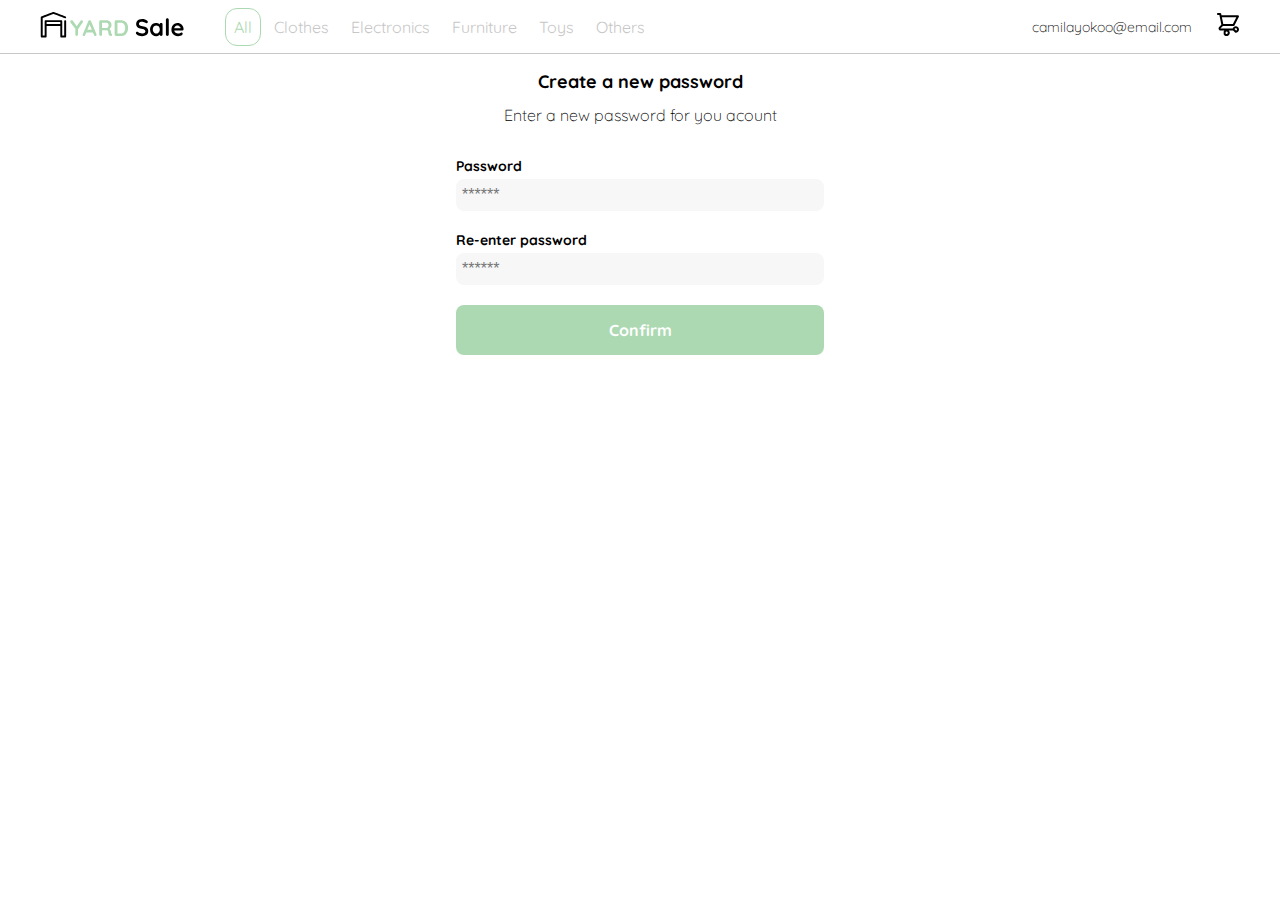
<file: src/new-pass.html>
<!DOCTYPE html>
<html lang="es">
  <head>
    <meta charset="UTF-8">
    <meta http-equiv="X-UA-Compatible" content="IE=edge">
    <meta name="viewport" content="width=device-width, initial-scale=1.0">
    <title>Yard Sale</title>
    <!-- Fonts-->
    <link rel="preconnect" href="https://fonts.googleapis.com">
    <link rel="preconnect" href="https://fonts.gstatic.com" crossorigin>
    <link href="https://fonts.googleapis.com/css2?family=Quicksand:wght@300;400;700&amp;display=swap" rel="stylesheet">
    <link href="https://fonts.googleapis.com/css2?family=Roboto:wght@300;400;700&amp;display=swap" rel="stylesheet">
    <!-- Styles-->
    <link rel="stylesheet" href="css/styles.css">
  </head>
  <body>
    <header class="main-header"> 
      <nav class="navbar">
        <!-- Burger menu--><img class="navbar__burger-menu" src="assets/icons/icon_menu.svg" alt="Menu icon">
        <div class="navbar__left"> 
          <!-- Logo--><img class="navbar__logo" src="assets/logos/logo_yard_sale.svg" alt="Yard sale icon">
          <!-- Categories-->
          <ul class="navbar__menu-list">
            <li class="navbar__menu-item"><a class="navbar__menu-link navbar__menu-link--primary" href="#">All</a></li>
            <li class="navbar__menu-item"><a class="navbar__menu-link" href="#">Clothes</a></li>
            <li class="navbar__menu-item"><a class="navbar__menu-link" href="#">Electronics</a></li>
            <li class="navbar__menu-item"><a class="navbar__menu-link" href="#">Furniture</a></li>
            <li class="navbar__menu-item"><a class="navbar__menu-link" href="#">Toys</a></li>
            <li class="navbar__menu-item"><a class="navbar__menu-link" href="#">Others</a></li>
          </ul>
        </div>
        <!-- Account nav-->
        <div class="navbar__right">
          <ul class="navbar__account-list"> 
            <li class="navbar__email">camilayokoo@email.com</li>
            <li class="navbar__cart"><img src="assets/icons/icon_shopping_cart.svg" alt="Shopping cart icon"></li>
          </ul>
        </div>
        <!-- Menu desktop-->
        <nav class="menu-desktop inactive">
          <ul class="menu-desktop__list">
            <li class="menu-desktop__item"><a class="menu-desktop__link" href="#">My orders</a></li>
            <li class="menu-desktop__item"><a class="menu-desktop__link" href="#">My account</a></li>
            <li class="menu-desktop__item"><a class="menu-desktop__link menu-desktop__link--primary" href="#">Sign out</a></li>
          </ul>
        </nav>
        <!-- Menu mobile-->
        <div class="menu-mobile-container inactive">
          <nav class="menu-mobile">
            <!-- Categories -->
            <ul class="menu-mobile-mobile__list"> 
              <li class="menu-mobile__item">
                <h3 class="menu-mobile__title">Categories</h3>
              </li>
              <li class="menu-mobile__item"><a class="menu-mobile__link" href="#">All</a></li>
              <li class="menu-mobile__item"><a class="menu-mobile__link" href="#">Clothes</a></li>
              <li class="menu-mobile__item"><a class="menu-mobile__link" href="#">Electronics</a></li>
              <li class="menu-mobile__item"><a class="menu-mobile__link" href="#">Furnitures</a></li>
              <li class="menu-mobile__item"><a class="menu-mobile__link" href="#">Toys</a></li>
              <li class="menu-mobile__item"><a class="menu-mobile__link" href="#">Others</a></li>
            </ul>
            <!-- My profile-->
            <ul class="menu-mobile__list menu-mobile__list--profile">
              <li class="menu-mobile__item"><a class="menu-mobile__link" href="#">My orders</a></li>
              <li class="menu-mobile__item"><a class="menu-mobile__link" href="#">My account</a></li>
            </ul>
            <!-- Sign out-->
            <ul class="menu-mobile__list menu-mobile__list--signout">
              <li class="menu-mobile__item menu-mobile__item--signout">
                <p class="menu-mobile__email">camilayokoo@email.com</p>
              </li>
              <li class="menu-mobile__item menu-mobile__item--signout"><a class="menu-mobile__link menu-mobile__link--primary" href="#">Sign out</a></li>
            </ul>
          </nav>
        </div>
      </nav>
    </header>
    <aside class="shopping-cart inactive">
      <div class="shopping-cart__header"><img class="shopping-cart__back-arrow" src="assets/icons/flechita.svg" alt="Back arrow icon">
        <h2 class="shopping-cart__title">Shopping cart</h2>
      </div>
      <section class="shop-cart">
          <div class="shop-cart__item"><img class="shop-cart__img" src="assets/images/camera.jpg" alt="Product image Camera">
            <p class="shop-cart__product">Camera</p>
            <p class="shop-cart__price">$ 122.22</p><img src="assets/icons/icon_close.png" alt="close icon">
          </div>
          <div class="shop-cart__item"><img class="shop-cart__img" src="assets/images/pineapple.jpg" alt="Product image Pineaple">
            <p class="shop-cart__product">Pineaple</p>
            <p class="shop-cart__price">$ 122.22</p><img src="assets/icons/icon_close.png" alt="close icon">
          </div>
          <div class="shop-cart__item"><img class="shop-cart__img" src="assets/images/lighter.jpg" alt="Product image Ligther">
            <p class="shop-cart__product">Ligther</p>
            <p class="shop-cart__price">$ 122.22</p><img src="assets/icons/icon_close.png" alt="close icon">
          </div>
          <div class="shop-cart__item"><img class="shop-cart__img" src="assets/images/pineapple.jpg" alt="Product image Pineaple">
            <p class="shop-cart__product">Pineaple</p>
            <p class="shop-cart__price">$ 122.22</p><img src="assets/icons/icon_close.png" alt="close icon">
          </div>
          <div class="shop-cart__item"><img class="shop-cart__img" src="assets/images/camera.jpg" alt="Product image Camera">
            <p class="shop-cart__product">Camera</p>
            <p class="shop-cart__price">$ 122.22</p><img src="assets/icons/icon_close.png" alt="close icon">
          </div>
          <div class="shop-cart__item"><img class="shop-cart__img" src="assets/images/lighter.jpg" alt="Product image Ligther">
            <p class="shop-cart__product">Ligther</p>
            <p class="shop-cart__price">$ 122.22</p><img src="assets/icons/icon_close.png" alt="close icon">
          </div>
      </section>
      <div class="shopping-cart__info">
        <p class="shopping-cart__detail">Total</p>
        <p class="shopping-cart__price">$ 506.00</p>
      </div>
      <button class="button button--primary">Checkout</button>
    </aside>
    <div class="main-container">
      <section class="new-pass">
        <figure class="content-logo"><img src="assets/logos/logo_yard_sale.svg" alt="Logo de yard sale"></figure>
        <h1 class="content-title">Create a new password</h1>
        <p class="content-sub-title">Enter a new password for you acount </p>
        <form class="new-pass__form">
          <label class="labels" for="password">Password </label>
          <input class="inputs" type="password" id="password" placeholder="******">
          <label class="labels" for="new-password">Re-enter password </label>
          <input class="inputs" type="password" id="new-password" placeholder="******">
          <input class="button button--primary" type="submit" value="Confirm">
        </form>
      </section>
    </div>
    <script src="js/main.js"></script>
  </body>
</html>
</file>
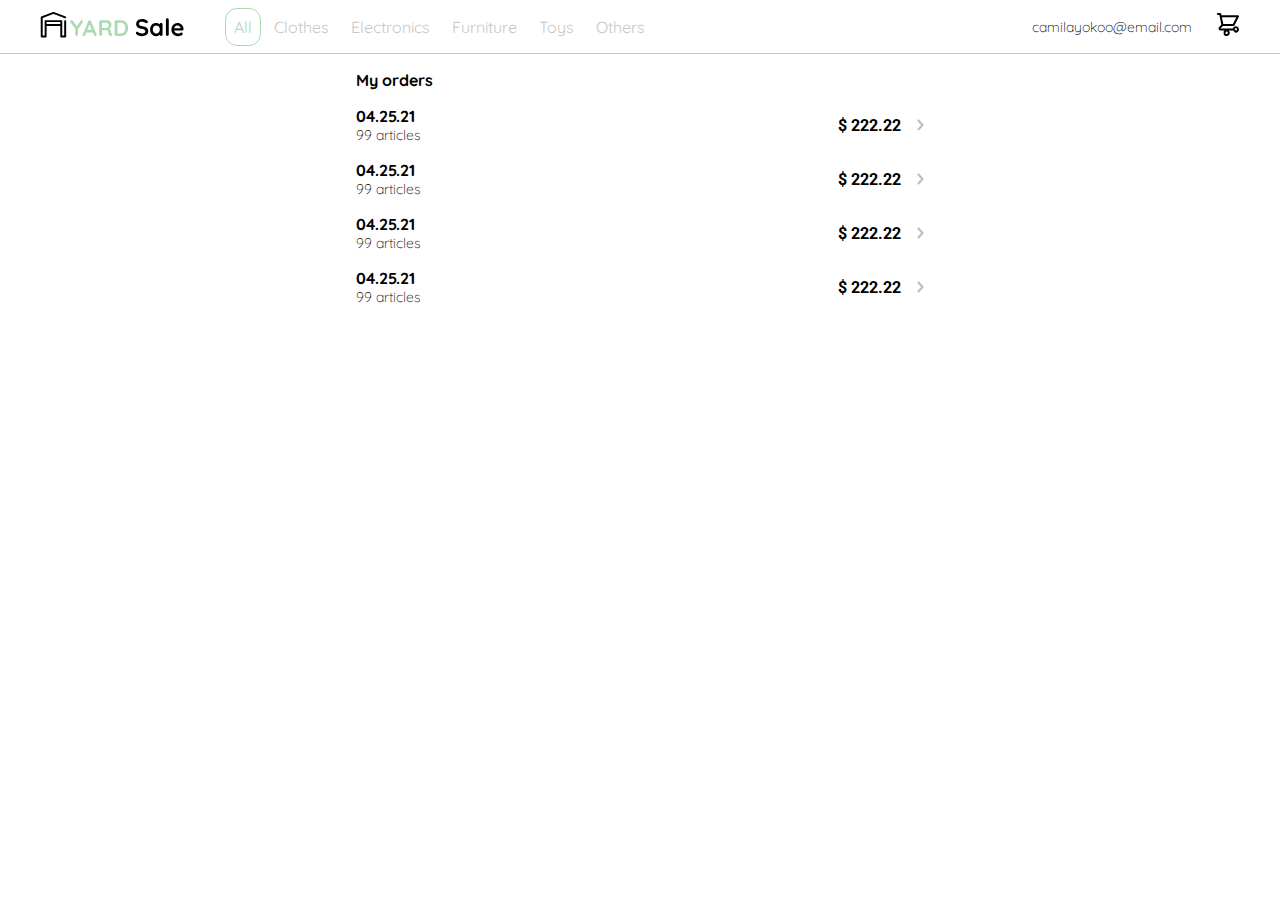
<file: src/orders-history.html>
<!DOCTYPE html>
<html lang="es">
  <head>
    <meta charset="UTF-8">
    <meta http-equiv="X-UA-Compatible" content="IE=edge">
    <meta name="viewport" content="width=device-width, initial-scale=1.0">
    <title>Yard Sale</title>
    <!-- Fonts-->
    <link rel="preconnect" href="https://fonts.googleapis.com">
    <link rel="preconnect" href="https://fonts.gstatic.com" crossorigin>
    <link href="https://fonts.googleapis.com/css2?family=Quicksand:wght@300;400;700&amp;display=swap" rel="stylesheet">
    <link href="https://fonts.googleapis.com/css2?family=Roboto:wght@300;400;700&amp;display=swap" rel="stylesheet">
    <!-- Styles-->
    <link rel="stylesheet" href="css/styles.css">
  </head>
  <body>
    <header class="main-header"> 
      <nav class="navbar">
        <!-- Burger menu--><img class="navbar__burger-menu" src="assets/icons/icon_menu.svg" alt="Menu icon">
        <div class="navbar__left"> 
          <!-- Logo--><img class="navbar__logo" src="assets/logos/logo_yard_sale.svg" alt="Yard sale icon">
          <!-- Categories-->
          <ul class="navbar__menu-list">
            <li class="navbar__menu-item"><a class="navbar__menu-link navbar__menu-link--primary" href="#">All</a></li>
            <li class="navbar__menu-item"><a class="navbar__menu-link" href="#">Clothes</a></li>
            <li class="navbar__menu-item"><a class="navbar__menu-link" href="#">Electronics</a></li>
            <li class="navbar__menu-item"><a class="navbar__menu-link" href="#">Furniture</a></li>
            <li class="navbar__menu-item"><a class="navbar__menu-link" href="#">Toys</a></li>
            <li class="navbar__menu-item"><a class="navbar__menu-link" href="#">Others</a></li>
          </ul>
        </div>
        <!-- Account nav-->
        <div class="navbar__right">
          <ul class="navbar__account-list"> 
            <li class="navbar__email">camilayokoo@email.com</li>
            <li class="navbar__cart"><img src="assets/icons/icon_shopping_cart.svg" alt="Shopping cart icon"></li>
          </ul>
        </div>
        <!-- Menu desktop-->
        <nav class="menu-desktop inactive">
          <ul class="menu-desktop__list">
            <li class="menu-desktop__item"><a class="menu-desktop__link" href="#">My orders</a></li>
            <li class="menu-desktop__item"><a class="menu-desktop__link" href="#">My account</a></li>
            <li class="menu-desktop__item"><a class="menu-desktop__link menu-desktop__link--primary" href="#">Sign out</a></li>
          </ul>
        </nav>
        <!-- Menu mobile-->
        <div class="menu-mobile-container inactive">
          <nav class="menu-mobile">
            <!-- Categories -->
            <ul class="menu-mobile-mobile__list"> 
              <li class="menu-mobile__item">
                <h3 class="menu-mobile__title">Categories</h3>
              </li>
              <li class="menu-mobile__item"><a class="menu-mobile__link" href="#">All</a></li>
              <li class="menu-mobile__item"><a class="menu-mobile__link" href="#">Clothes</a></li>
              <li class="menu-mobile__item"><a class="menu-mobile__link" href="#">Electronics</a></li>
              <li class="menu-mobile__item"><a class="menu-mobile__link" href="#">Furnitures</a></li>
              <li class="menu-mobile__item"><a class="menu-mobile__link" href="#">Toys</a></li>
              <li class="menu-mobile__item"><a class="menu-mobile__link" href="#">Others</a></li>
            </ul>
            <!-- My profile-->
            <ul class="menu-mobile__list menu-mobile__list--profile">
              <li class="menu-mobile__item"><a class="menu-mobile__link" href="#">My orders</a></li>
              <li class="menu-mobile__item"><a class="menu-mobile__link" href="#">My account</a></li>
            </ul>
            <!-- Sign out-->
            <ul class="menu-mobile__list menu-mobile__list--signout">
              <li class="menu-mobile__item menu-mobile__item--signout">
                <p class="menu-mobile__email">camilayokoo@email.com</p>
              </li>
              <li class="menu-mobile__item menu-mobile__item--signout"><a class="menu-mobile__link menu-mobile__link--primary" href="#">Sign out</a></li>
            </ul>
          </nav>
        </div>
      </nav>
    </header>
    <aside class="shopping-cart inactive">
      <div class="shopping-cart__header"><img class="shopping-cart__back-arrow" src="assets/icons/flechita.svg" alt="Back arrow icon">
        <h2 class="shopping-cart__title">Shopping cart</h2>
      </div>
      <section class="shop-cart">
          <div class="shop-cart__item"><img class="shop-cart__img" src="assets/images/camera.jpg" alt="Product image Camera">
            <p class="shop-cart__product">Camera</p>
            <p class="shop-cart__price">$ 122.22</p><img src="assets/icons/icon_close.png" alt="close icon">
          </div>
          <div class="shop-cart__item"><img class="shop-cart__img" src="assets/images/pineapple.jpg" alt="Product image Pineaple">
            <p class="shop-cart__product">Pineaple</p>
            <p class="shop-cart__price">$ 122.22</p><img src="assets/icons/icon_close.png" alt="close icon">
          </div>
          <div class="shop-cart__item"><img class="shop-cart__img" src="assets/images/lighter.jpg" alt="Product image Ligther">
            <p class="shop-cart__product">Ligther</p>
            <p class="shop-cart__price">$ 122.22</p><img src="assets/icons/icon_close.png" alt="close icon">
          </div>
          <div class="shop-cart__item"><img class="shop-cart__img" src="assets/images/pineapple.jpg" alt="Product image Pineaple">
            <p class="shop-cart__product">Pineaple</p>
            <p class="shop-cart__price">$ 122.22</p><img src="assets/icons/icon_close.png" alt="close icon">
          </div>
          <div class="shop-cart__item"><img class="shop-cart__img" src="assets/images/camera.jpg" alt="Product image Camera">
            <p class="shop-cart__product">Camera</p>
            <p class="shop-cart__price">$ 122.22</p><img src="assets/icons/icon_close.png" alt="close icon">
          </div>
          <div class="shop-cart__item"><img class="shop-cart__img" src="assets/images/lighter.jpg" alt="Product image Ligther">
            <p class="shop-cart__product">Ligther</p>
            <p class="shop-cart__price">$ 122.22</p><img src="assets/icons/icon_close.png" alt="close icon">
          </div>
      </section>
      <div class="shopping-cart__info">
        <p class="shopping-cart__detail">Total</p>
        <p class="shopping-cart__price">$ 506.00</p>
      </div>
      <button class="button button--primary">Checkout</button>
    </aside>
    <div class="main-container main-container--block"> 
      <main class="orders">
        <h2 class="orders__title">My orders</h2>
          <div class="orders__item">
            <div class="orders__detail">
              <p class="orders__date">04.25.21</p>
              <p class="orders__total">99 articles</p>
            </div>
            <p class="orders__price">$ 222.22</p><img class="orders__icon" src="assets/icons/flechita.svg" alt="right arrow icon">
          </div>
          <div class="orders__item">
            <div class="orders__detail">
              <p class="orders__date">04.25.21</p>
              <p class="orders__total">99 articles</p>
            </div>
            <p class="orders__price">$ 222.22</p><img class="orders__icon" src="assets/icons/flechita.svg" alt="right arrow icon">
          </div>
          <div class="orders__item">
            <div class="orders__detail">
              <p class="orders__date">04.25.21</p>
              <p class="orders__total">99 articles</p>
            </div>
            <p class="orders__price">$ 222.22</p><img class="orders__icon" src="assets/icons/flechita.svg" alt="right arrow icon">
          </div>
          <div class="orders__item">
            <div class="orders__detail">
              <p class="orders__date">04.25.21</p>
              <p class="orders__total">99 articles</p>
            </div>
            <p class="orders__price">$ 222.22</p><img class="orders__icon" src="assets/icons/flechita.svg" alt="right arrow icon">
          </div>
      </main>
    </div>
    <script src="js/main.js"></script>
  </body>
</html>
</file>
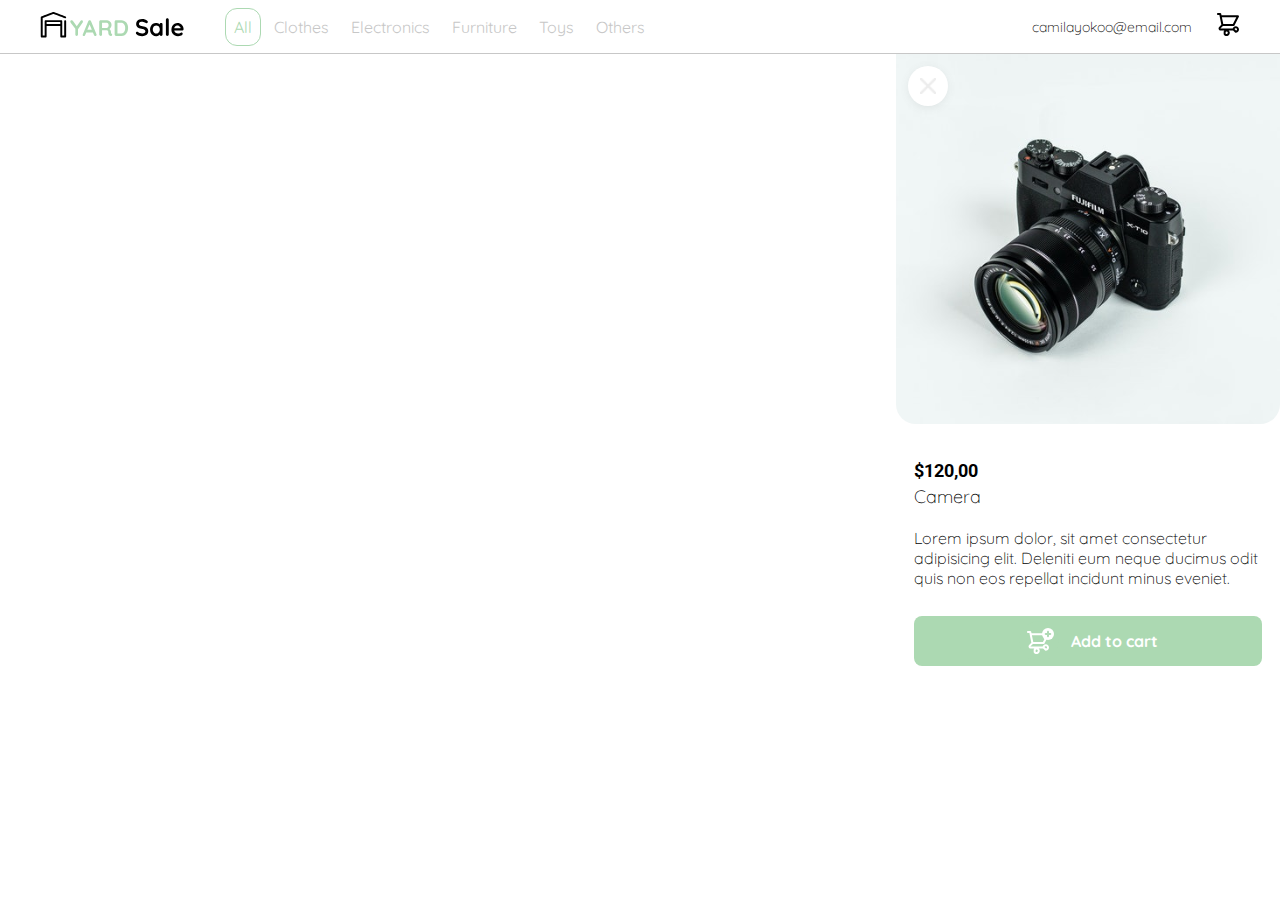
<file: src/product-detail.html>
<!DOCTYPE html>
<html lang="es">
  <head>
    <meta charset="UTF-8">
    <meta http-equiv="X-UA-Compatible" content="IE=edge">
    <meta name="viewport" content="width=device-width, initial-scale=1.0">
    <title>Yard Sale</title>
    <!-- Fonts-->
    <link rel="preconnect" href="https://fonts.googleapis.com">
    <link rel="preconnect" href="https://fonts.gstatic.com" crossorigin>
    <link href="https://fonts.googleapis.com/css2?family=Quicksand:wght@300;400;700&amp;display=swap" rel="stylesheet">
    <link href="https://fonts.googleapis.com/css2?family=Roboto:wght@300;400;700&amp;display=swap" rel="stylesheet">
    <!-- Styles-->
    <link rel="stylesheet" href="css/styles.css">
  </head>
  <body>
    <header class="main-header"> 
      <nav class="navbar">
        <!-- Burger menu--><img class="navbar__burger-menu" src="assets/icons/icon_menu.svg" alt="Menu icon">
        <div class="navbar__left"> 
          <!-- Logo--><img class="navbar__logo" src="assets/logos/logo_yard_sale.svg" alt="Yard sale icon">
          <!-- Categories-->
          <ul class="navbar__menu-list">
            <li class="navbar__menu-item"><a class="navbar__menu-link navbar__menu-link--primary" href="#">All</a></li>
            <li class="navbar__menu-item"><a class="navbar__menu-link" href="#">Clothes</a></li>
            <li class="navbar__menu-item"><a class="navbar__menu-link" href="#">Electronics</a></li>
            <li class="navbar__menu-item"><a class="navbar__menu-link" href="#">Furniture</a></li>
            <li class="navbar__menu-item"><a class="navbar__menu-link" href="#">Toys</a></li>
            <li class="navbar__menu-item"><a class="navbar__menu-link" href="#">Others</a></li>
          </ul>
        </div>
        <!-- Account nav-->
        <div class="navbar__right">
          <ul class="navbar__account-list"> 
            <li class="navbar__email">camilayokoo@email.com</li>
            <li class="navbar__cart"><img src="assets/icons/icon_shopping_cart.svg" alt="Shopping cart icon"></li>
          </ul>
        </div>
        <!-- Menu desktop-->
        <nav class="menu-desktop inactive">
          <ul class="menu-desktop__list">
            <li class="menu-desktop__item"><a class="menu-desktop__link" href="#">My orders</a></li>
            <li class="menu-desktop__item"><a class="menu-desktop__link" href="#">My account</a></li>
            <li class="menu-desktop__item"><a class="menu-desktop__link menu-desktop__link--primary" href="#">Sign out</a></li>
          </ul>
        </nav>
        <!-- Menu mobile-->
        <div class="menu-mobile-container inactive">
          <nav class="menu-mobile">
            <!-- Categories -->
            <ul class="menu-mobile-mobile__list"> 
              <li class="menu-mobile__item">
                <h3 class="menu-mobile__title">Categories</h3>
              </li>
              <li class="menu-mobile__item"><a class="menu-mobile__link" href="#">All</a></li>
              <li class="menu-mobile__item"><a class="menu-mobile__link" href="#">Clothes</a></li>
              <li class="menu-mobile__item"><a class="menu-mobile__link" href="#">Electronics</a></li>
              <li class="menu-mobile__item"><a class="menu-mobile__link" href="#">Furnitures</a></li>
              <li class="menu-mobile__item"><a class="menu-mobile__link" href="#">Toys</a></li>
              <li class="menu-mobile__item"><a class="menu-mobile__link" href="#">Others</a></li>
            </ul>
            <!-- My profile-->
            <ul class="menu-mobile__list menu-mobile__list--profile">
              <li class="menu-mobile__item"><a class="menu-mobile__link" href="#">My orders</a></li>
              <li class="menu-mobile__item"><a class="menu-mobile__link" href="#">My account</a></li>
            </ul>
            <!-- Sign out-->
            <ul class="menu-mobile__list menu-mobile__list--signout">
              <li class="menu-mobile__item menu-mobile__item--signout">
                <p class="menu-mobile__email">camilayokoo@email.com</p>
              </li>
              <li class="menu-mobile__item menu-mobile__item--signout"><a class="menu-mobile__link menu-mobile__link--primary" href="#">Sign out</a></li>
            </ul>
          </nav>
        </div>
      </nav>
    </header>
    <aside class="shopping-cart inactive">
      <div class="shopping-cart__header"><img src="assets/icons/flechita.svg" alt="Back arrow icon">
        <h2 class="shopping-cart__title">Shopping cart</h2>
      </div>
      <section class="shop-cart">
          <div class="shop-cart__item"><img class="shop-cart__img" src="assets/images/camera.jpg" alt="Product image Camera">
            <p class="shop-cart__product">Camera</p>
            <p class="shop-cart__price">$ 122.22</p><img src="assets/icons/icon_close.png" alt="close icon">
          </div>
          <div class="shop-cart__item"><img class="shop-cart__img" src="assets/images/pineapple.jpg" alt="Product image Pineaple">
            <p class="shop-cart__product">Pineaple</p>
            <p class="shop-cart__price">$ 122.22</p><img src="assets/icons/icon_close.png" alt="close icon">
          </div>
          <div class="shop-cart__item"><img class="shop-cart__img" src="assets/images/lighter.jpg" alt="Product image Ligther">
            <p class="shop-cart__product">Ligther</p>
            <p class="shop-cart__price">$ 122.22</p><img src="assets/icons/icon_close.png" alt="close icon">
          </div>
          <div class="shop-cart__item"><img class="shop-cart__img" src="assets/images/pineapple.jpg" alt="Product image Pineaple">
            <p class="shop-cart__product">Pineaple</p>
            <p class="shop-cart__price">$ 122.22</p><img src="assets/icons/icon_close.png" alt="close icon">
          </div>
          <div class="shop-cart__item"><img class="shop-cart__img" src="assets/images/camera.jpg" alt="Product image Camera">
            <p class="shop-cart__product">Camera</p>
            <p class="shop-cart__price">$ 122.22</p><img src="assets/icons/icon_close.png" alt="close icon">
          </div>
          <div class="shop-cart__item"><img class="shop-cart__img" src="assets/images/lighter.jpg" alt="Product image Ligther">
            <p class="shop-cart__product">Ligther</p>
            <p class="shop-cart__price">$ 122.22</p><img src="assets/icons/icon_close.png" alt="close icon">
          </div>
      </section>
      <div class="shopping-cart__info">
        <p class="shopping-cart__detail">Total</p>
        <p class="shopping-cart__price">$ 506.00</p>
      </div>
      <button class="button button--primary">Checkout</button>
    </aside>
    <aside class="product-detail"> 
      <figure class="product-detail__images">
        <div class="product-detail__close-icon"><img src="assets/icons/icon_close.png" alt="Close icon"></div><img class="product-detail__product-img" src="assets/images/camera.jpg" alt="Product image camera">
      </figure>
      <div class="product-detail__info">
        <p class="product-detail__price">$120,00</p>
        <p class="product-detail__product">Camera</p>
        <p class="product-detail__description">Lorem ipsum dolor, sit amet consectetur adipisicing elit. Deleniti eum neque ducimus odit quis non eos repellat incidunt minus eveniet.</p>
        <button class="button button--primary button--add-to-cart"><img src="assets/icons/bt_add_to_cart.svg" alt="Icon add to cart"><span>Add to cart</span></button>
      </div>
    </aside>
    <script src="js/main.js"></script>
  </body>
</html>
</file>
<file: src/css/styles.css>
* {
  margin: 0;
  padding: 0;
  box-sizing: border-box;
}

html {
  font-size: 62.5%;
}

body {
  font-size: 1.6rem;
  font-family: "Quicksand", sans-serif;
}

.main-container {
  width: 100%;
  min-width: 320px;
  min-height: -webkit-fill-available;
  display: grid;
  place-items: center;
}
.main-container--block {
  display: block;
  height: auto;
}

.content-logo {
  width: 150px;
  margin-bottom: 48px;
  justify-self: center;
  align-self: flex-end;
}
.content-logo img {
  width: 100%;
}
@media (min-width: 640px) {
  .content-logo {
    display: none;
  }
}

.content-title {
  margin-bottom: 12px;
  font-size: 1.8rem;
  text-align: center;
}

.content-sub-title {
  margin-top: 0;
  margin-bottom: 32px;
  font-size: 1.6rem;
  font-weight: 300;
  text-align: center;
  color: #000000;
}

.labels {
  font-size: 1.4rem;
  font-weight: 700;
  margin-bottom: 4px;
}

.inputs {
  height: 32px;
  padding: 6px;
  margin-bottom: 20px;
  font-size: 1.6rem;
  background-color: #f7f7f7;
  border: none;
  border-radius: 8px;
}

.button {
  width: 100%;
  height: 50px;
  border: none;
  border-radius: 8px;
  font-family: "Quicksand", sans-serif;
  font-size: 1.6rem;
  font-weight: 700;
  color: #ffffff;
  cursor: pointer;
}
.button--primary {
  background-color: #acd9b2;
}
.button--secondary {
  border: 1px solid #acd9b2;
  background-color: #ffffff;
  color: #acd9b2;
}
.button--add-to-cart {
  margin: 28px 0 24px;
  display: flex;
  justify-content: center;
  align-items: center;
  gap: 12px;
}

.link {
  font-size: 1.4rem;
  color: #acd9b2;
  text-decoration: none;
}

.shop-cart {
  width: 100%;
  height: auto;
}
.shop-cart__item {
  width: 100%;
  margin: 16px 0;
  display: grid;
  grid-template-columns: auto 1fr auto auto;
  align-items: center;
  gap: 16px;
}
.shop-cart__img {
  width: 76px;
  height: 76px;
  border-radius: 20px;
  object-fit: cover;
  object-position: center;
}
.shop-cart__product {
  font-size: 1.4rem;
  font-weight: 400;
}
.shop-cart__price {
  font-size: 1.6rem;
  font-weight: 700;
}

.inactive {
  display: none;
}

.main-header {
  min-width: 320px;
  width: 100%;
  height: 54px;
  padding: 8px 16px;
  border-bottom: 1px solid #c7c7c7;
}
@media (min-width: 640px) {
  .main-header {
    padding: 8px 40px;
  }
}

.navbar {
  height: 100%;
  display: flex;
  justify-content: space-between;
  align-items: center;
}
.navbar__burger-menu {
  cursor: pointer;
}
@media (min-width: 640px) and (min-width: 904px) {
  .navbar__burger-menu {
    display: none;
  }
}
.navbar__left {
  display: flex;
}
.navbar__logo {
  width: 145px;
}
.navbar__menu-list {
  display: none;
}
@media (min-width: 640px) and (min-width: 904px) {
  .navbar__menu-list {
    margin-left: 40px;
    display: flex;
    align-items: center;
    gap: 4px;
    list-style: none;
  }
}
.navbar__menu-link {
  display: inline-block;
  padding: 8px;
  text-decoration: none;
  font-size: 1.6rem;
  color: #c7c7c7;
  border: 1px solid transparent;
  border-radius: 12px;
}
.navbar__menu-link:hover {
  color: #acd9b2;
  border: 1px solid #acd9b2;
}
.navbar__menu-link--primary {
  color: #acd9b2;
  border: 1px solid #acd9b2;
}
.navbar__account-list {
  display: flex;
  align-items: center;
  gap: 24px;
  list-style: none;
}
.navbar__email {
  display: none;
  font-size: 1.4rem;
  font-weight: 300;
  cursor: pointer;
}
@media (min-width: 640px) {
  .navbar__email {
    display: block;
  }
}
.navbar__cart {
  display: flex;
  align-items: center;
  cursor: pointer;
}
@media (min-width: 640px) {
  .navbar__cart {
    display: block;
  }
}
.navbar__cart img {
  width: 100%;
}

.cards-container {
  min-width: 320px;
  padding: 8px;
  display: grid;
  place-content: center;
  grid-template-columns: repeat(2, 1fr);
  gap: 20px;
}
@media (min-width: 426px) {
  .cards-container {
    grid-template-columns: repeat(auto-fill, 200px);
  }
}
@media (min-width: 640px) {
  .cards-container {
    grid-template-columns: repeat(auto-fill, 240px);
  }
}

.product-card {
  width: 100%;
}
.product-card__img {
  width: 100%;
  height: 240px;
  border-radius: 16px;
  object-fit: cover;
  object-position: center;
}
.product-card__detail {
  margin-top: 4px;
  padding-inline: 10px;
  display: flex;
  justify-content: space-between;
}
.product-card__info {
  margin-top: 4px;
}
.product-card__price {
  font-family: "Roboto", sans-serif;
  font-weight: 700;
  font-size: 1.6rem;
}
.product-card__product-name {
  font-weight: 300;
  font-size: 1.6rem;
}

.menu-mobile-container {
  width: 100%;
  position: absolute;
  left: 0;
  top: 54px;
}
@media (min-width: 640px) and (min-width: 904px) {
  .menu-mobile-container {
    display: none;
  }
}

.menu-mobile {
  min-height: -webkit-fill-available;
  padding: 20px;
  display: flex;
  flex-direction: column;
  background-color: #ffffff;
}
.menu-mobile__list {
  list-style: none;
  margin-bottom: 12px;
}
.menu-mobile__list--profile {
  margin-top: 12px;
  padding-top: 12px;
  border-top: 1px solid #c7c7c7;
}
.menu-mobile__list--signout {
  margin-top: auto;
}
.menu-mobile__item {
  display: block;
  padding: 16px 8px;
}
.menu-mobile__item--signout {
  padding: 4px 8px;
}
.menu-mobile__title {
  font-size: 1.6rem;
  text-transform: uppercase;
}
.menu-mobile__link {
  display: block;
  font-size: 1.6rem;
  font-weight: 700;
  text-decoration: none;
  color: #000000;
}
.menu-mobile__link--primary {
  font-size: 1.4rem;
  color: #acd9b2;
}
.menu-mobile__email {
  font-size: 1.4rem;
}

.menu-desktop {
  position: absolute;
  top: 53px;
  right: 80px;
  width: 150px;
  padding: 0 8px;
  height: auto;
  border: 1px solid #c7c7c7;
  border-radius: 8px;
  background-color: rgba(255, 255, 255, 0.95);
}
@media (max-width: 640px) {
  .menu-desktop {
    display: none;
  }
}
.menu-desktop__list {
  list-style: none;
}
.menu-desktop__item {
  text-align: end;
}
.menu-desktop__link {
  display: block;
  font-size: 1.6rem;
  font-weight: 700;
  text-decoration: none;
  color: #000000;
  padding: 16px 8px;
}
.menu-desktop__link--primary {
  color: #acd9b2;
  border-top: 1px solid #c7c7c7;
}

.new-pass {
  width: 100%;
  max-width: 400px;
  padding: 16px;
  display: grid;
  justify-items: center;
  grid-template-rows: auto 1fr auto;
}
.new-pass__form {
  width: 100%;
  display: flex;
  flex-direction: column;
}

.email-sent {
  width: 100%;
  max-width: 400px;
  height: 100%;
  padding: 16px;
  display: grid;
  justify-items: center;
}
@media (min-width: 640px) {
  .email-sent {
    height: auto;
  }
}
.email-sent__icon {
  width: 132px;
  height: 132px;
  margin-bottom: 36px;
  display: flex;
  justify-content: center;
  border-radius: 50%;
  background-color: #f7f7f7;
}
.email-sent__icon img {
  width: 60%;
}
.email-sent__paragraph {
  margin-top: 12px;
  font-size: 1.4rem;
}

.login {
  width: 100%;
  max-width: 400px;
  height: 100%;
  padding: 16px;
  display: grid;
  justify-items: center;
}
.login__form {
  width: 100%;
  display: flex;
  flex-direction: column;
  align-self: flex-end;
}

.link--login {
  text-align: center;
  margin-bottom: 52px;
}

.button--sign-up {
  align-self: flex-end;
}
@media (min-width: 640px) {
  .button--sign-up {
    align-self: flex-start;
  }
}

.account {
  width: 100%;
  max-width: 400px;
  height: 100%;
  padding: 16px;
  display: grid;
  justify-items: center;
}
@media (min-width: 640px) {
  .account {
    height: auto;
  }
}
.account__form {
  width: 100%;
  display: flex;
  flex-direction: column;
}
.account__value {
  height: 32px;
  margin-bottom: 20px;
  font-size: 1.6rem;
  font-weight: 300;
}

.content-title--account {
  margin-bottom: 40px;
  justify-self: start;
  align-self: flex-end;
}

.button--account {
  align-self: flex-end;
}
@media (min-width: 640px) {
  .button--account {
    align-self: flex-start;
  }
}

.my-order {
  min-width: 320px;
  width: 60%;
  max-width: 600px;
  margin: 0 auto;
  padding: 16px;
}
.my-order__title {
  margin-bottom: 40px;
  font-size: 1.6rem;
  font-weight: 700;
}
.my-order__info {
  padding: 16px;
  display: grid;
  grid-template-columns: auto 1fr;
  align-items: center;
  gap: 16px;
  border-radius: 8px;
  background-color: #f7f7f7;
}
.my-order__detail {
  display: flex;
  flex-direction: column;
  font-size: 1.6rem;
  font-weight: 700;
}
.my-order__detail span {
  font-size: 1.4rem;
  font-weight: 300;
}
.my-order__price {
  font-family: "Roboto", sans-serif;
  font-size: 1.6rem;
  font-weight: 700;
  text-align: end;
}

.orders {
  min-width: 320px;
  width: 60%;
  max-width: 600px;
  margin: 0 auto;
  padding: 16px;
}
.orders__title {
  font-size: 1.6rem;
  font-weight: 700;
}
.orders__item {
  width: 100%;
  margin: 16px 0;
  display: grid;
  grid-template-columns: auto 1fr auto;
  align-items: center;
  gap: 16px;
}
.orders__detail {
  display: flex;
  flex-direction: column;
}
.orders__date {
  font-size: 1.6rem;
  font-weight: 700;
}
.orders__total {
  font-size: 1.4rem;
  font-weight: 300;
}
.orders__price {
  font-family: "Roboto", sans-serif;
  font-size: 1.6rem;
  font-weight: 700;
  text-align: end;
}
.orders__icon {
  cursor: pointer;
}

.product-detail {
  position: relative;
  min-width: 320px;
  width: 100%;
  max-width: 425px;
  background-color: #ffffff;
}
@media (min-width: 426px) {
  .product-detail {
    position: absolute;
    right: 0;
    width: 384px;
  }
}
.product-detail__close-icon {
  position: absolute;
  top: 12px;
  left: 12px;
  width: 40px;
  height: 40px;
  padding: 12px;
  cursor: pointer;
  border-radius: 50%;
  background-color: #ffffff;
  box-shadow: rgba(99, 99, 99, 0.1) 0px 2px 8px 0px;
}
.product-detail__close-icon img {
  width: 100%;
}
.product-detail__product-img {
  width: 100%;
  height: 370px;
  object-fit: cover;
  object-position: center;
  border-radius: 0 0 20px 20px;
}
.product-detail__info {
  margin: 32px 18px 16px;
}
.product-detail__price {
  margin-bottom: 4px;
  font-family: "Roboto", sans-serif;
  font-size: 1.8rem;
  font-weight: 700;
}
.product-detail__product {
  font-size: 1.8rem;
  font-weight: 300;
  margin-bottom: 20px;
}
.product-detail__description {
  font-size: 1.6rem;
  font-weight: 300;
}

.shopping-cart {
  position: relative;
  min-width: 320px;
  width: 100%;
  max-width: 425px;
  padding: 16px;
  background-color: #ffffff;
}
@media (min-width: 426px) {
  .shopping-cart {
    position: absolute;
    right: 0;
    width: 384px;
  }
}
.shopping-cart__header {
  display: flex;
  gap: 16px;
}
.shopping-cart__header img {
  transform: rotate(180deg);
  cursor: pointer;
}
.shopping-cart__title {
  font-size: 1.6rem;
  font-weight: 700;
}
.shopping-cart__info {
  height: 76px;
  display: flex;
  margin: 40px 0 16px;
  padding: 0 16px;
  justify-content: space-between;
  align-items: center;
  border-radius: 8px;
  background-color: #f7f7f7;
}
.shopping-cart__detail {
  font-size: 1.4rem;
  font-weight: 700;
}
.shopping-cart__price {
  font-family: "Roboto", sans-serif;
  font-size: 1.6rem;
  font-weight: 700;
}

/*# sourceMappingURL=styles.css.map */
</file>
